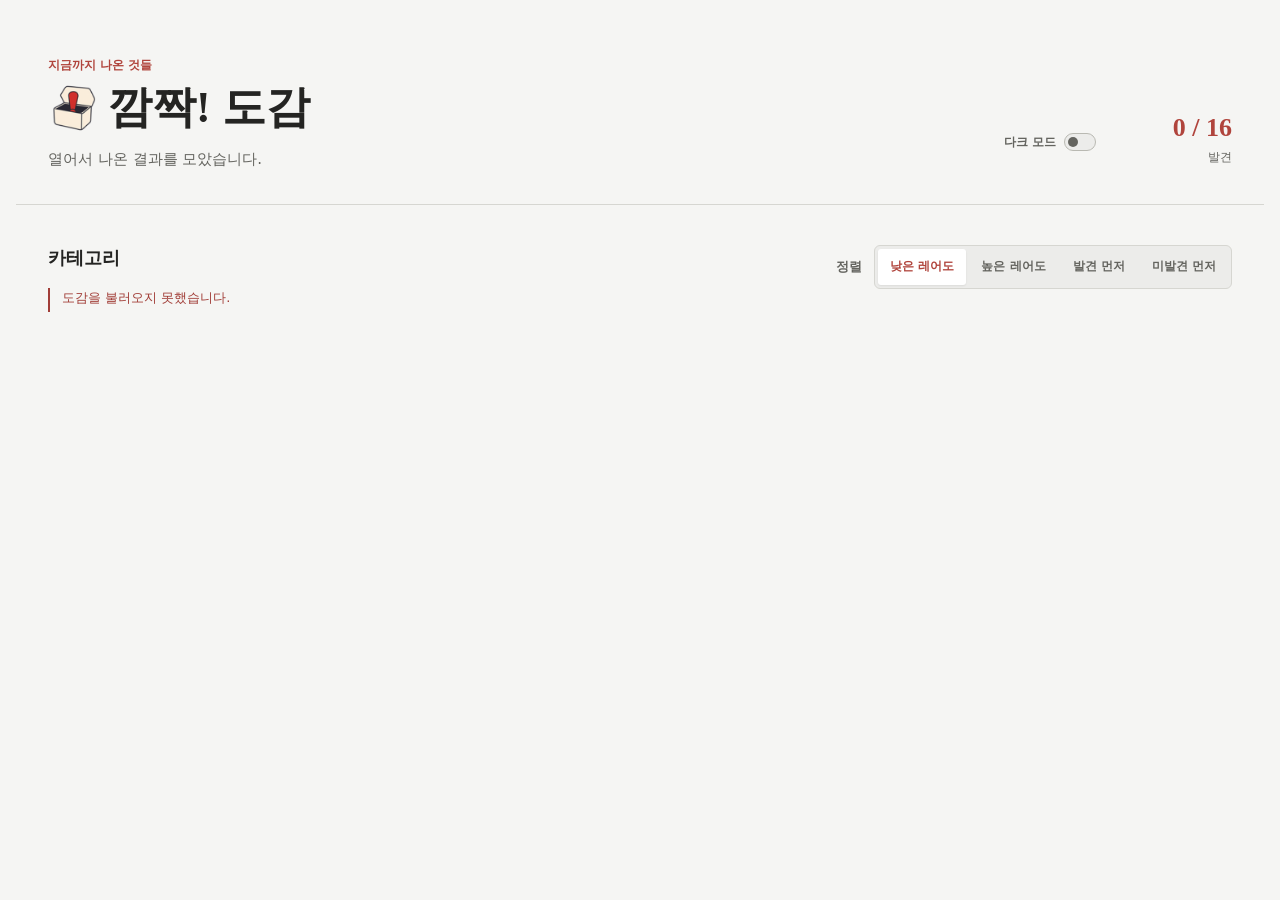
<file: pages/collection/index.html>
<!doctype html>
<html lang="ko">
  <head>
    <meta charset="utf-8">
    <meta name="viewport" content="width=device-width, initial-scale=1">
    <title>깜짝! 도감</title>
    <script src="../../src/theme-init.js"></script>
    <link rel="stylesheet" href="../../styles/tokens.css">
    <link rel="stylesheet" href="collection.css">
  </head>
  <body>
    <header class="collection-header">
      <div>
        <p class="eyebrow">지금까지 나온 것들</p>
        <div class="brand-heading">
          <img
            class="brand-mark"
            src="../../assets/icons/icon128.png"
            width="128"
            height="128"
            alt=""
            aria-hidden="true"
          >
          <h1 id="collectionTitle">깜짝! 도감</h1>
        </div>
        <p id="collectionDescription">열어서 나온 결과를 모았습니다.</p>
      </div>
      <div class="header-tools">
        <label class="theme-toggle">
          <span>다크 모드</span>
          <input id="themeToggle" type="checkbox" role="switch" data-theme-toggle>
          <span class="theme-toggle-control" aria-hidden="true"></span>
        </label>
        <div class="summary">
          <strong id="totalProgress">0 / 16</strong>
          <span>발견</span>
        </div>
      </div>
    </header>

    <main class="collection-layout">
      <aside class="stats-panel">
        <h2>카테고리</h2>
        <div id="categoryStats"></div>
        <p id="statusText" class="status-text" role="status" aria-live="polite"></p>
      </aside>

      <div class="collection-content">
        <div class="collection-toolbar">
          <div class="sort-control" role="radiogroup" aria-labelledby="collectionSortLabel">
            <span id="collectionSortLabel" class="sort-label">정렬</span>
            <div id="collectionSortOptions" class="sort-options">
              <label class="sort-option">
                <input type="radio" name="collectionSort" value="rarity-asc" checked>
                <span>낮은 레어도</span>
              </label>
              <label class="sort-option">
                <input type="radio" name="collectionSort" value="rarity-desc">
                <span>높은 레어도</span>
              </label>
              <label class="sort-option">
                <input type="radio" name="collectionSort" value="discovered">
                <span>발견 먼저</span>
              </label>
              <label class="sort-option">
                <input type="radio" name="collectionSort" value="undiscovered">
                <span>미발견 먼저</span>
              </label>
            </div>
          </div>
        </div>
        <section id="eventSections" class="event-sections" aria-label="깜짝! 도감"></section>
      </div>
    </main>

    <script type="module" src="collection.js"></script>
  </body>
</html>
</file>
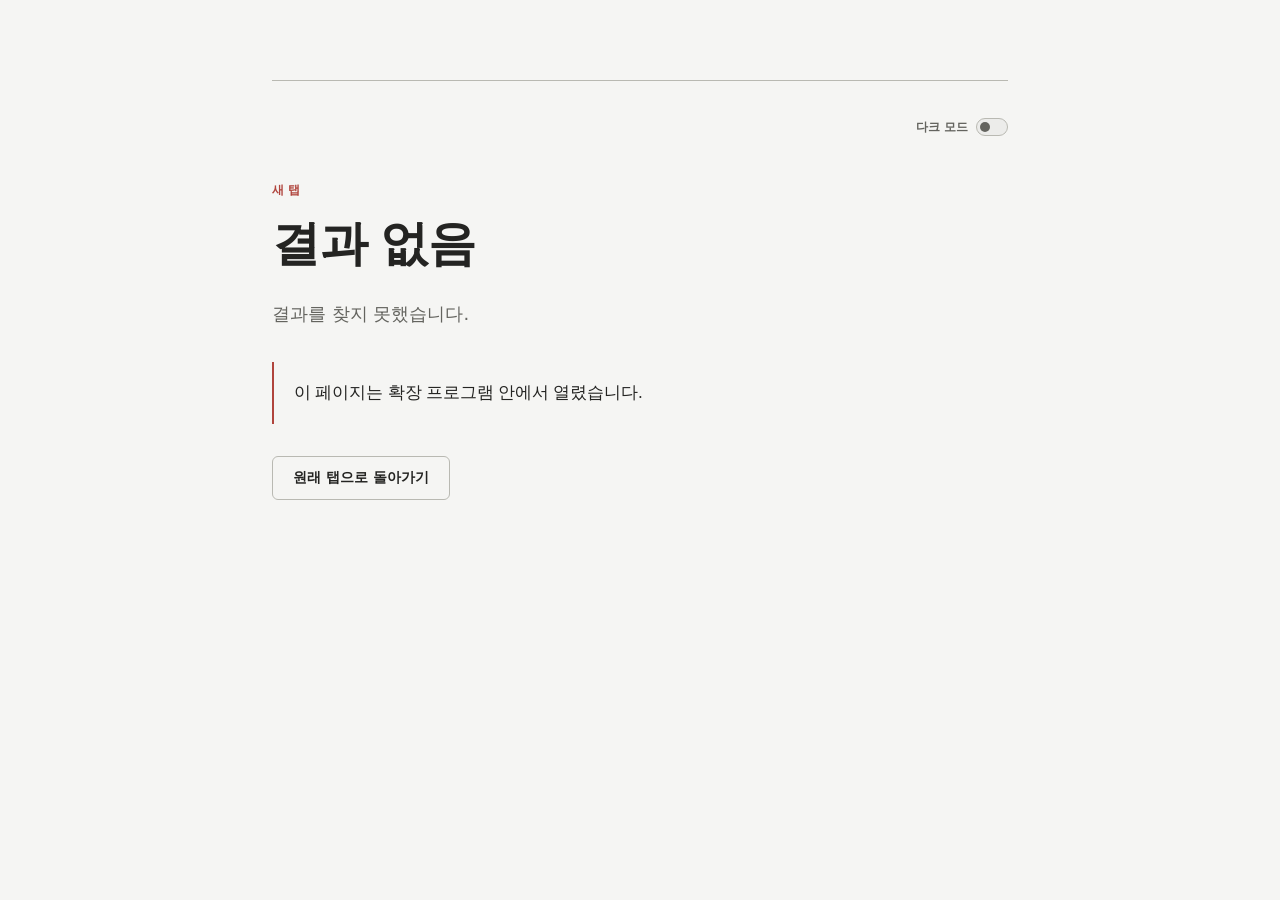
<file: pages/event/index.html>
<!doctype html>
<html lang="ko">
  <head>
    <meta charset="utf-8">
    <meta name="viewport" content="width=device-width, initial-scale=1">
    <title>깜짝!</title>
    <script src="../../src/theme-init.js"></script>
    <link rel="stylesheet" href="../../styles/tokens.css">
    <link rel="stylesheet" href="event.css">
  </head>
  <body>
    <div id="sceneBackdrop" class="scene-backdrop" aria-hidden="true" hidden></div>
    <div id="sceneEffects" class="scene-effects" aria-hidden="true" hidden></div>
    <main class="event-page">
      <div class="event-toolbar">
        <label class="theme-toggle">
          <span>다크 모드</span>
          <input id="themeToggle" type="checkbox" role="switch" data-theme-toggle>
          <span class="theme-toggle-control" aria-hidden="true"></span>
        </label>
      </div>
      <p class="eyebrow" id="categoryText">새 탭</p>
      <h1 id="eventTitle">깜짝!</h1>
      <p id="eventMessage" class="message">이 페이지는 확장 프로그램 안에서 열렸습니다.</p>
      <div id="oracleBox" class="oracle-box"></div>
      <button id="closeButton" type="button">원래 탭으로 돌아가기</button>
    </main>

    <script type="module" src="event.js"></script>
  </body>
</html>
</file>
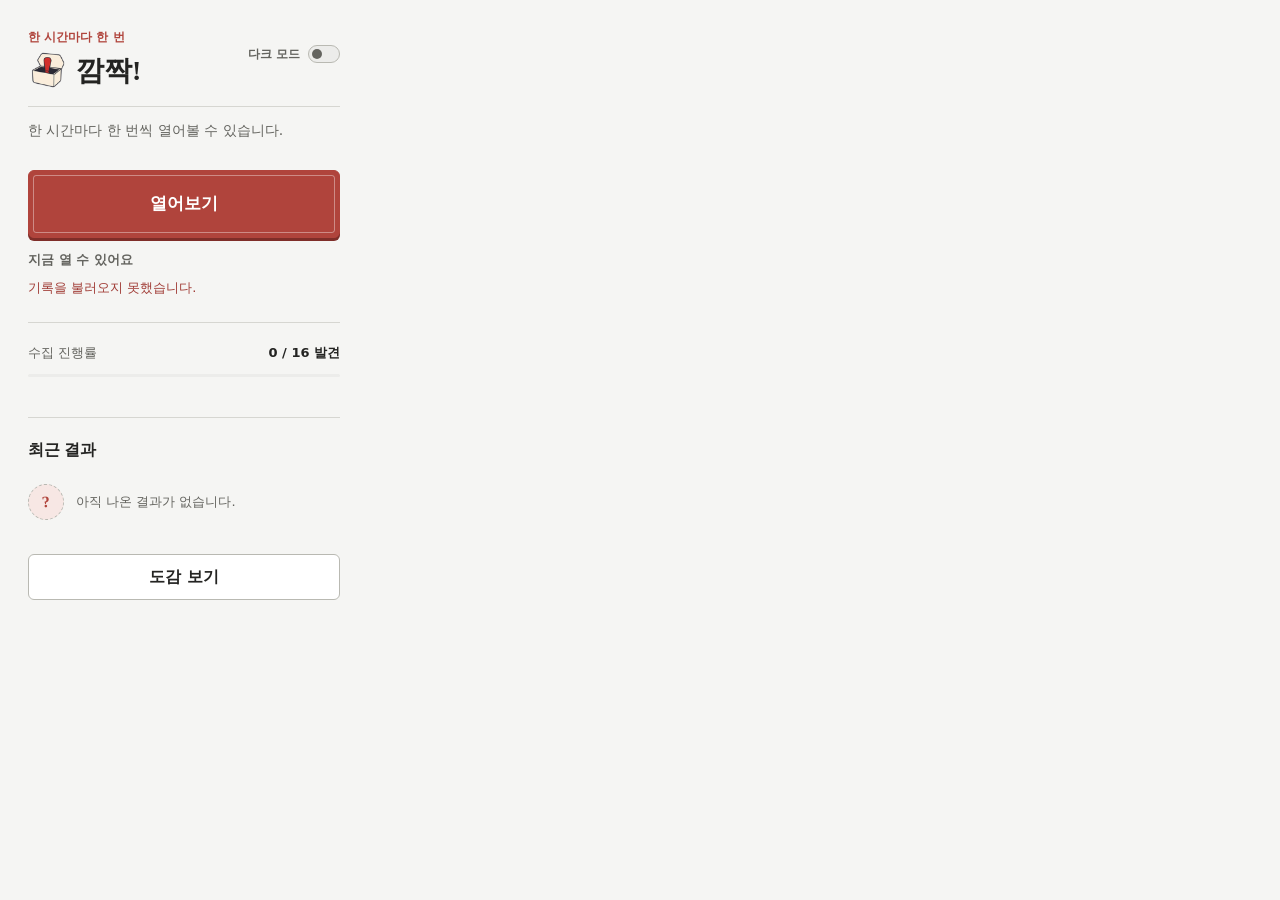
<file: pages/popup/index.html>
<!doctype html>
<html lang="ko">
  <head>
    <meta charset="utf-8">
    <meta name="viewport" content="width=device-width, initial-scale=1">
    <title>깜짝!</title>
    <script src="../../src/theme-init.js"></script>
    <link rel="stylesheet" href="../../styles/tokens.css">
    <link rel="stylesheet" href="popup.css">
  </head>
  <body>
    <main class="popup-shell">
      <header class="topbar">
        <div>
          <p class="eyebrow">한 시간마다 한 번</p>
          <div class="brand-heading">
            <img
              class="brand-mark"
              src="../../assets/icons/icon128.png"
              width="128"
              height="128"
              alt=""
              aria-hidden="true"
            >
            <h1 id="appName">깜짝!</h1>
          </div>
        </div>
        <label class="theme-toggle">
          <span>다크 모드</span>
          <input id="themeToggle" type="checkbox" role="switch" data-theme-toggle>
          <span class="theme-toggle-control" aria-hidden="true"></span>
        </label>
      </header>

      <p id="appDescription" class="description">뭐가 나올지는 열어봐야 압니다.</p>

      <section class="button-zone" aria-label="메인 버튼">
        <button id="mainButton" class="primary-button" type="button">
          열어보기
        </button>
        <p id="cooldownText" class="cooldown-text">지금 열 수 있어요</p>
        <p id="statusText" class="status-text" role="status" aria-live="polite"></p>
      </section>

      <section class="progress-panel" aria-label="수집 진행률">
        <div class="progress-head">
          <span>수집 진행률</span>
          <strong id="progressText">0 / 16 발견</strong>
        </div>
        <div
          class="progress-track"
          role="progressbar"
          aria-label="수집 진행률"
          aria-valuemin="0"
          aria-valuemax="16"
          aria-valuenow="0"
        >
          <span id="progressFill"></span>
        </div>
        <div id="categoryProgress" class="category-progress"></div>
      </section>

      <section class="last-result" aria-label="최근 결과">
        <p class="section-label">최근 결과</p>
        <div id="lastResultText" class="last-result-box" data-state="empty">
          아직 나온 결과가 없습니다.
        </div>
      </section>

      <button id="openCollectionButton" class="secondary-button" type="button">
        도감 보기
      </button>
    </main>

    <script type="module" src="popup.js"></script>
  </body>
</html>
</file>
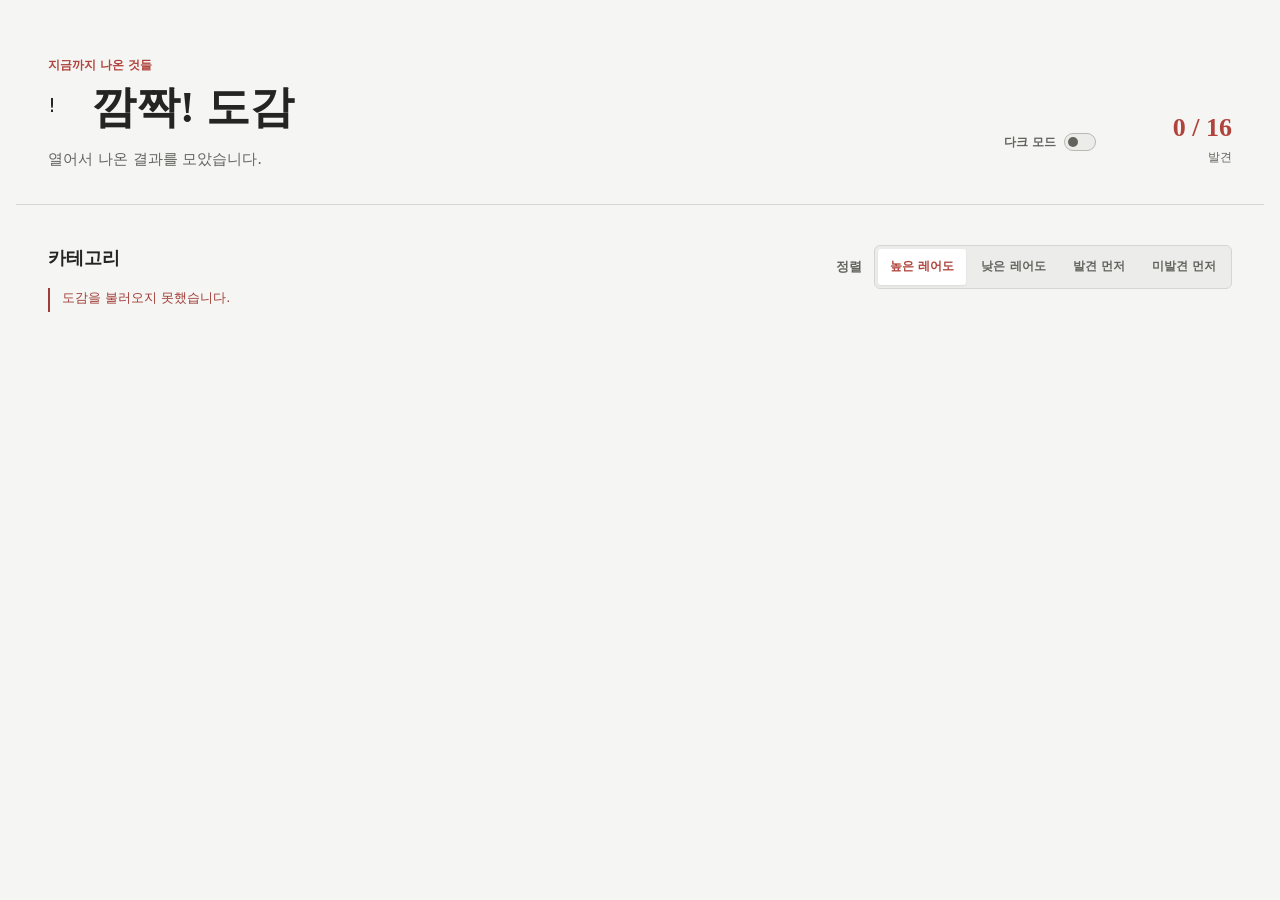
<file: collection.html>
<!doctype html>
<html lang="ko">
  <head>
    <meta charset="utf-8">
    <meta name="viewport" content="width=device-width, initial-scale=1">
    <title>깜짝! 도감</title>
    <script src="src/theme-init.js"></script>
    <link rel="stylesheet" href="styles/tokens.css">
    <link rel="stylesheet" href="collection.css">
  </head>
  <body>
    <header class="collection-header">
      <div>
        <p class="eyebrow">지금까지 나온 것들</p>
        <div class="brand-heading">
          <span class="brand-mark" aria-hidden="true">!</span>
          <h1 id="collectionTitle">깜짝! 도감</h1>
        </div>
        <p id="collectionDescription">열어서 나온 결과를 모았습니다.</p>
      </div>
      <div class="header-tools">
        <label class="theme-toggle">
          <span>다크 모드</span>
          <input id="themeToggle" type="checkbox" role="switch" data-theme-toggle>
          <span class="theme-toggle-control" aria-hidden="true"></span>
        </label>
        <div class="summary">
          <strong id="totalProgress">0 / 16</strong>
          <span>발견</span>
        </div>
      </div>
    </header>

    <main class="collection-layout">
      <aside class="stats-panel">
        <h2>카테고리</h2>
        <div id="categoryStats"></div>
        <p id="statusText" class="status-text" role="status" aria-live="polite"></p>
      </aside>

      <div class="collection-content">
        <div class="collection-toolbar">
          <div class="sort-control" role="radiogroup" aria-labelledby="collectionSortLabel">
            <span id="collectionSortLabel" class="sort-label">정렬</span>
            <div id="collectionSortOptions" class="sort-options">
              <label class="sort-option">
                <input type="radio" name="collectionSort" value="rarity-desc" checked>
                <span>높은 레어도</span>
              </label>
              <label class="sort-option">
                <input type="radio" name="collectionSort" value="rarity-asc">
                <span>낮은 레어도</span>
              </label>
              <label class="sort-option">
                <input type="radio" name="collectionSort" value="discovered">
                <span>발견 먼저</span>
              </label>
              <label class="sort-option">
                <input type="radio" name="collectionSort" value="undiscovered">
                <span>미발견 먼저</span>
              </label>
            </div>
          </div>
        </div>
        <section id="eventSections" class="event-sections" aria-label="깜짝! 도감"></section>
      </div>
    </main>

    <script type="module" src="collection.js"></script>
  </body>
</html>
</file>
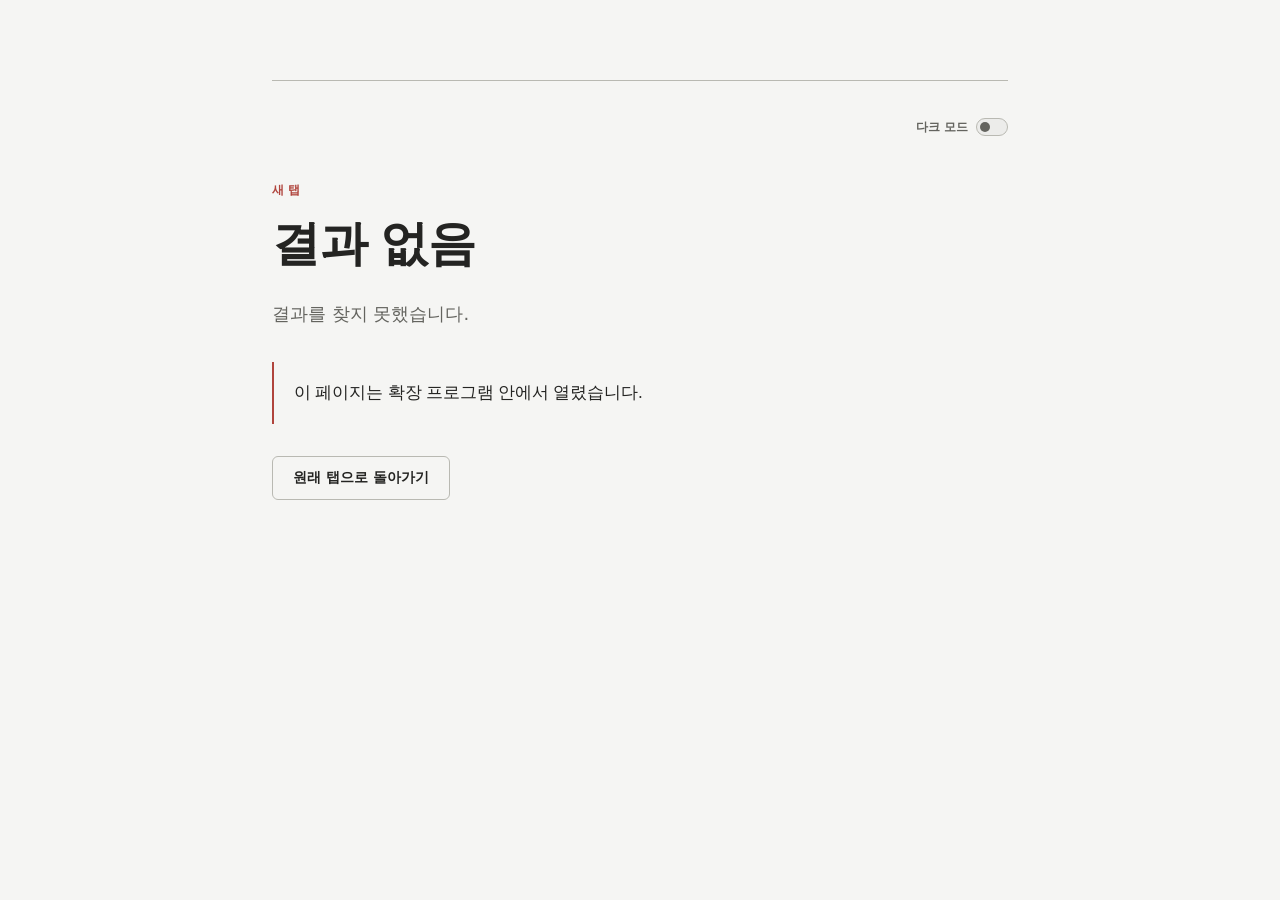
<file: event-page.html>
<!doctype html>
<html lang="ko">
  <head>
    <meta charset="utf-8">
    <meta name="viewport" content="width=device-width, initial-scale=1">
    <title>깜짝!</title>
    <script src="src/theme-init.js"></script>
    <link rel="stylesheet" href="styles/tokens.css">
    <link rel="stylesheet" href="event-page.css">
  </head>
  <body>
    <div id="sceneBackdrop" class="scene-backdrop" aria-hidden="true" hidden></div>
    <div id="sceneEffects" class="scene-effects" aria-hidden="true" hidden></div>
    <main class="event-page">
      <div class="event-toolbar">
        <label class="theme-toggle">
          <span>다크 모드</span>
          <input id="themeToggle" type="checkbox" role="switch" data-theme-toggle>
          <span class="theme-toggle-control" aria-hidden="true"></span>
        </label>
      </div>
      <p class="eyebrow" id="categoryText">새 탭</p>
      <h1 id="eventTitle">깜짝!</h1>
      <p id="eventMessage" class="message">이 페이지는 확장 프로그램 안에서 열렸습니다.</p>
      <div id="oracleBox" class="oracle-box"></div>
      <button id="closeButton" type="button">원래 탭으로 돌아가기</button>
    </main>

    <script type="module" src="event-page.js"></script>
  </body>
</html>
</file>
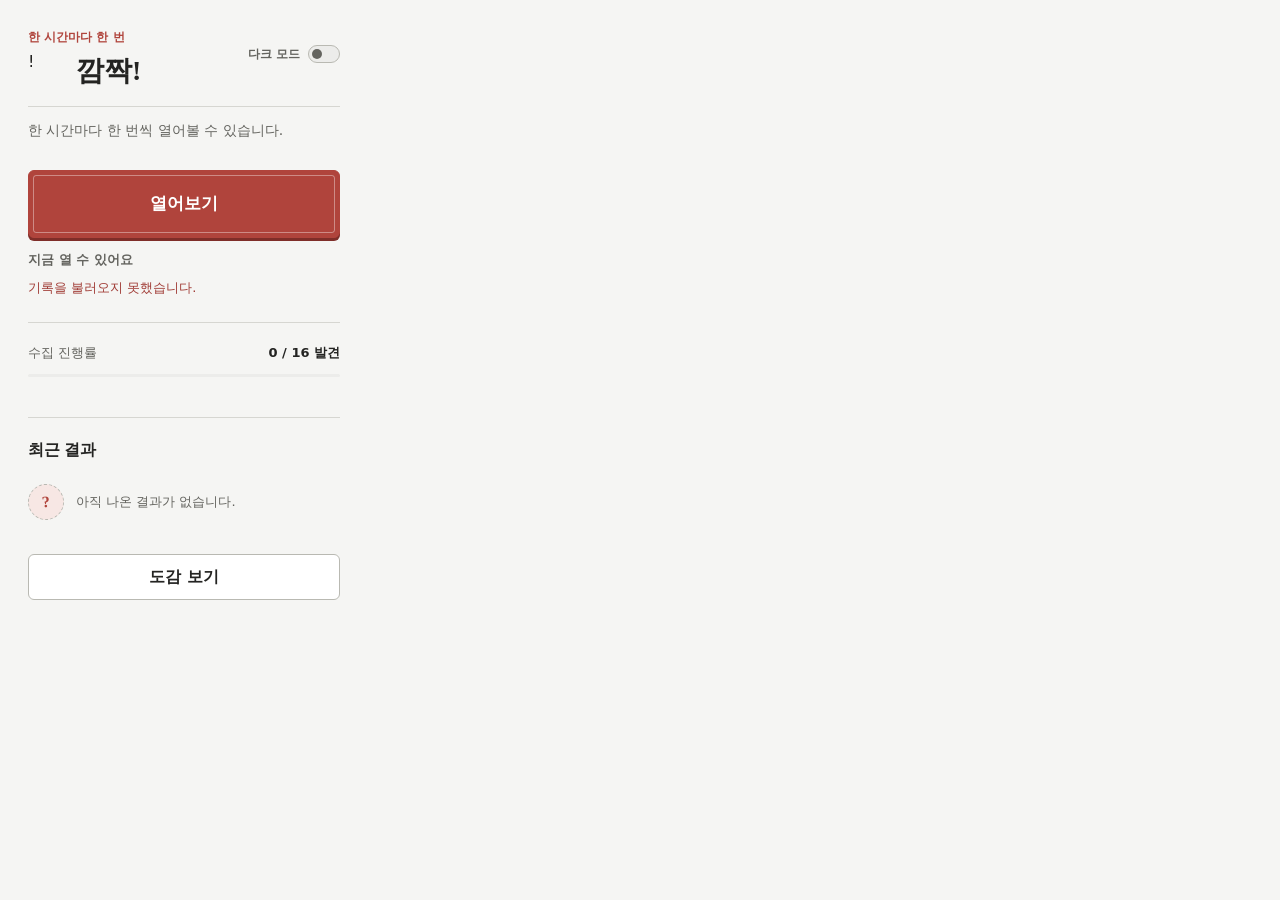
<file: popup.html>
<!doctype html>
<html lang="ko">
  <head>
    <meta charset="utf-8">
    <meta name="viewport" content="width=device-width, initial-scale=1">
    <title>깜짝!</title>
    <script src="src/theme-init.js"></script>
    <link rel="stylesheet" href="styles/tokens.css">
    <link rel="stylesheet" href="popup.css">
  </head>
  <body>
    <main class="popup-shell">
      <header class="topbar">
        <div>
          <p class="eyebrow">한 시간마다 한 번</p>
          <div class="brand-heading">
            <span class="brand-mark" aria-hidden="true">!</span>
            <h1 id="appName">깜짝!</h1>
          </div>
        </div>
        <label class="theme-toggle">
          <span>다크 모드</span>
          <input id="themeToggle" type="checkbox" role="switch" data-theme-toggle>
          <span class="theme-toggle-control" aria-hidden="true"></span>
        </label>
      </header>

      <p id="appDescription" class="description">뭐가 나올지는 열어봐야 압니다.</p>

      <section class="button-zone" aria-label="메인 버튼">
        <button id="mainButton" class="primary-button" type="button">
          열어보기
        </button>
        <p id="cooldownText" class="cooldown-text">지금 열 수 있어요</p>
        <p id="statusText" class="status-text" role="status" aria-live="polite"></p>
      </section>

      <section class="progress-panel" aria-label="수집 진행률">
        <div class="progress-head">
          <span>수집 진행률</span>
          <strong id="progressText">0 / 16 발견</strong>
        </div>
        <div
          class="progress-track"
          role="progressbar"
          aria-label="수집 진행률"
          aria-valuemin="0"
          aria-valuemax="16"
          aria-valuenow="0"
        >
          <span id="progressFill"></span>
        </div>
        <div id="categoryProgress" class="category-progress"></div>
      </section>

      <section class="last-result" aria-label="최근 결과">
        <p class="section-label">최근 결과</p>
        <div id="lastResultText" class="last-result-box" data-state="empty">
          아직 나온 결과가 없습니다.
        </div>
      </section>

      <button id="openCollectionButton" class="secondary-button" type="button">
        도감 보기
      </button>
    </main>

    <script type="module" src="popup.js"></script>
  </body>
</html>
</file>
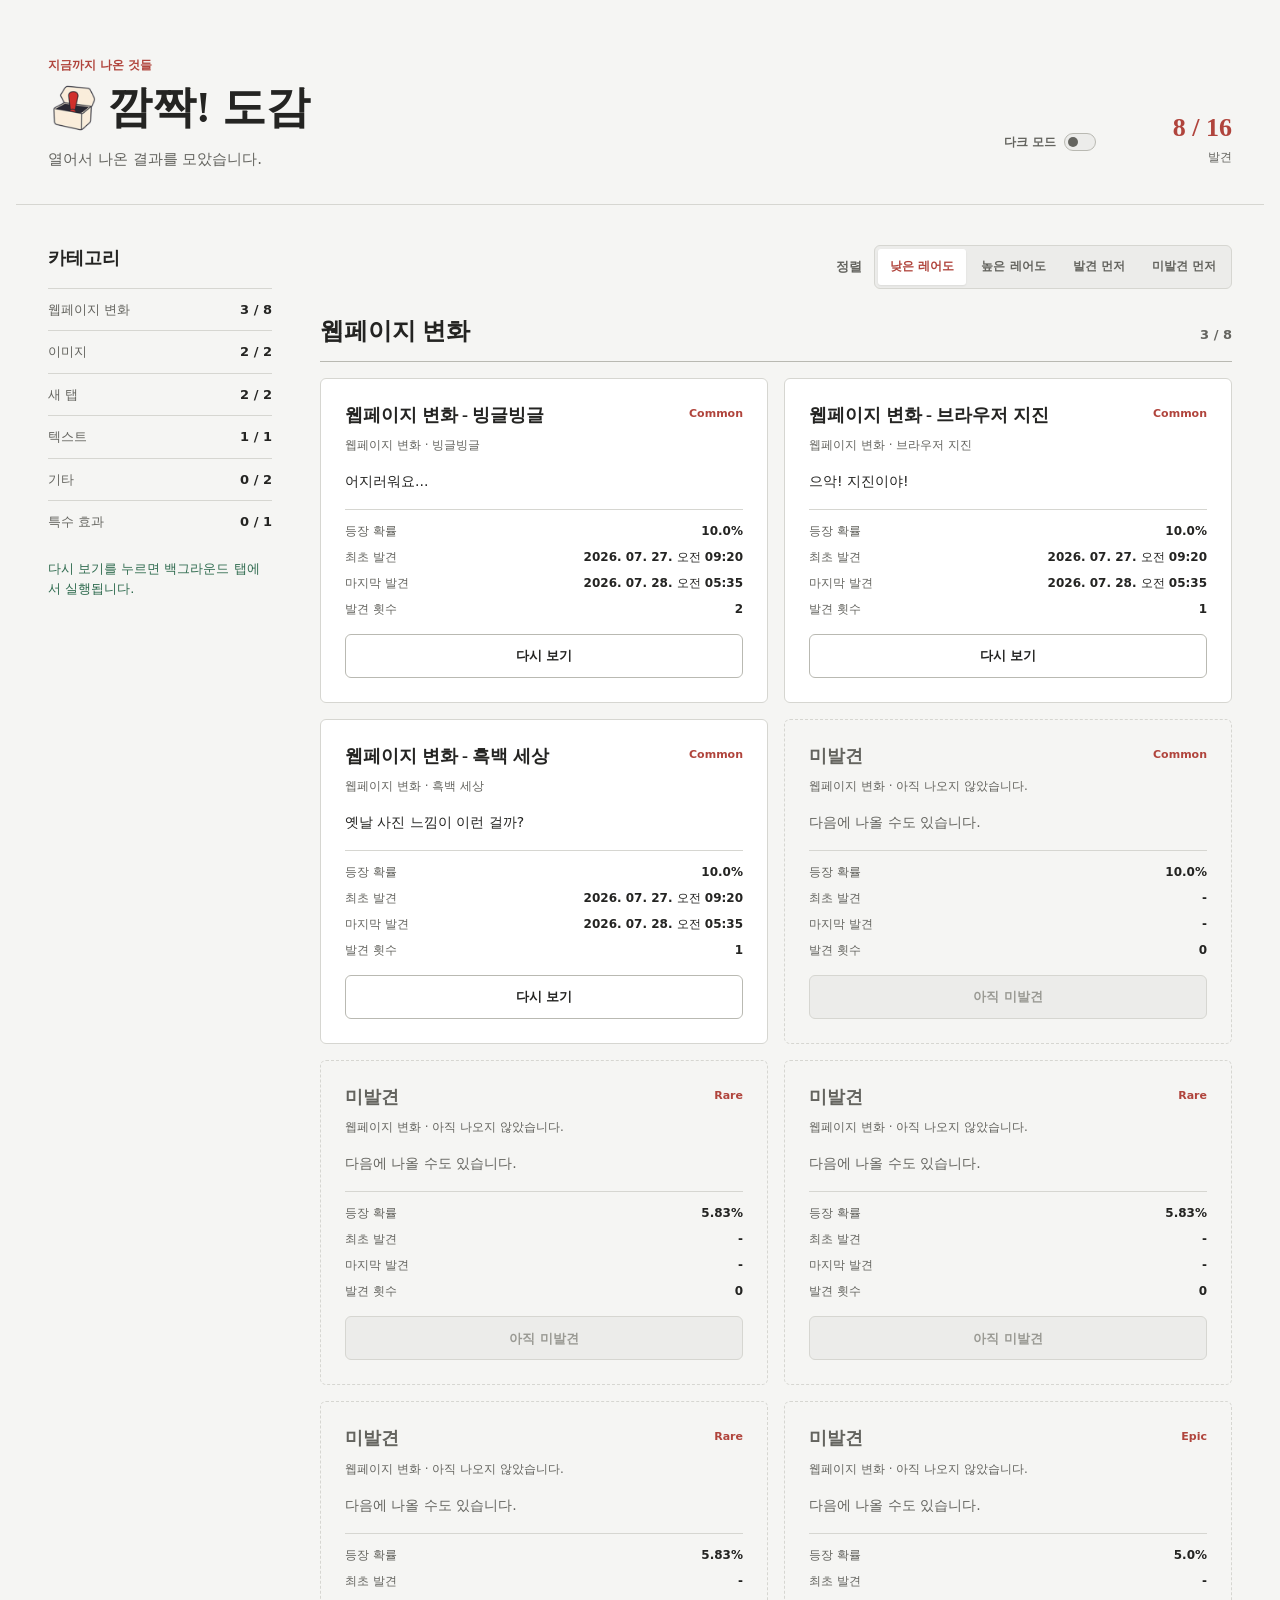
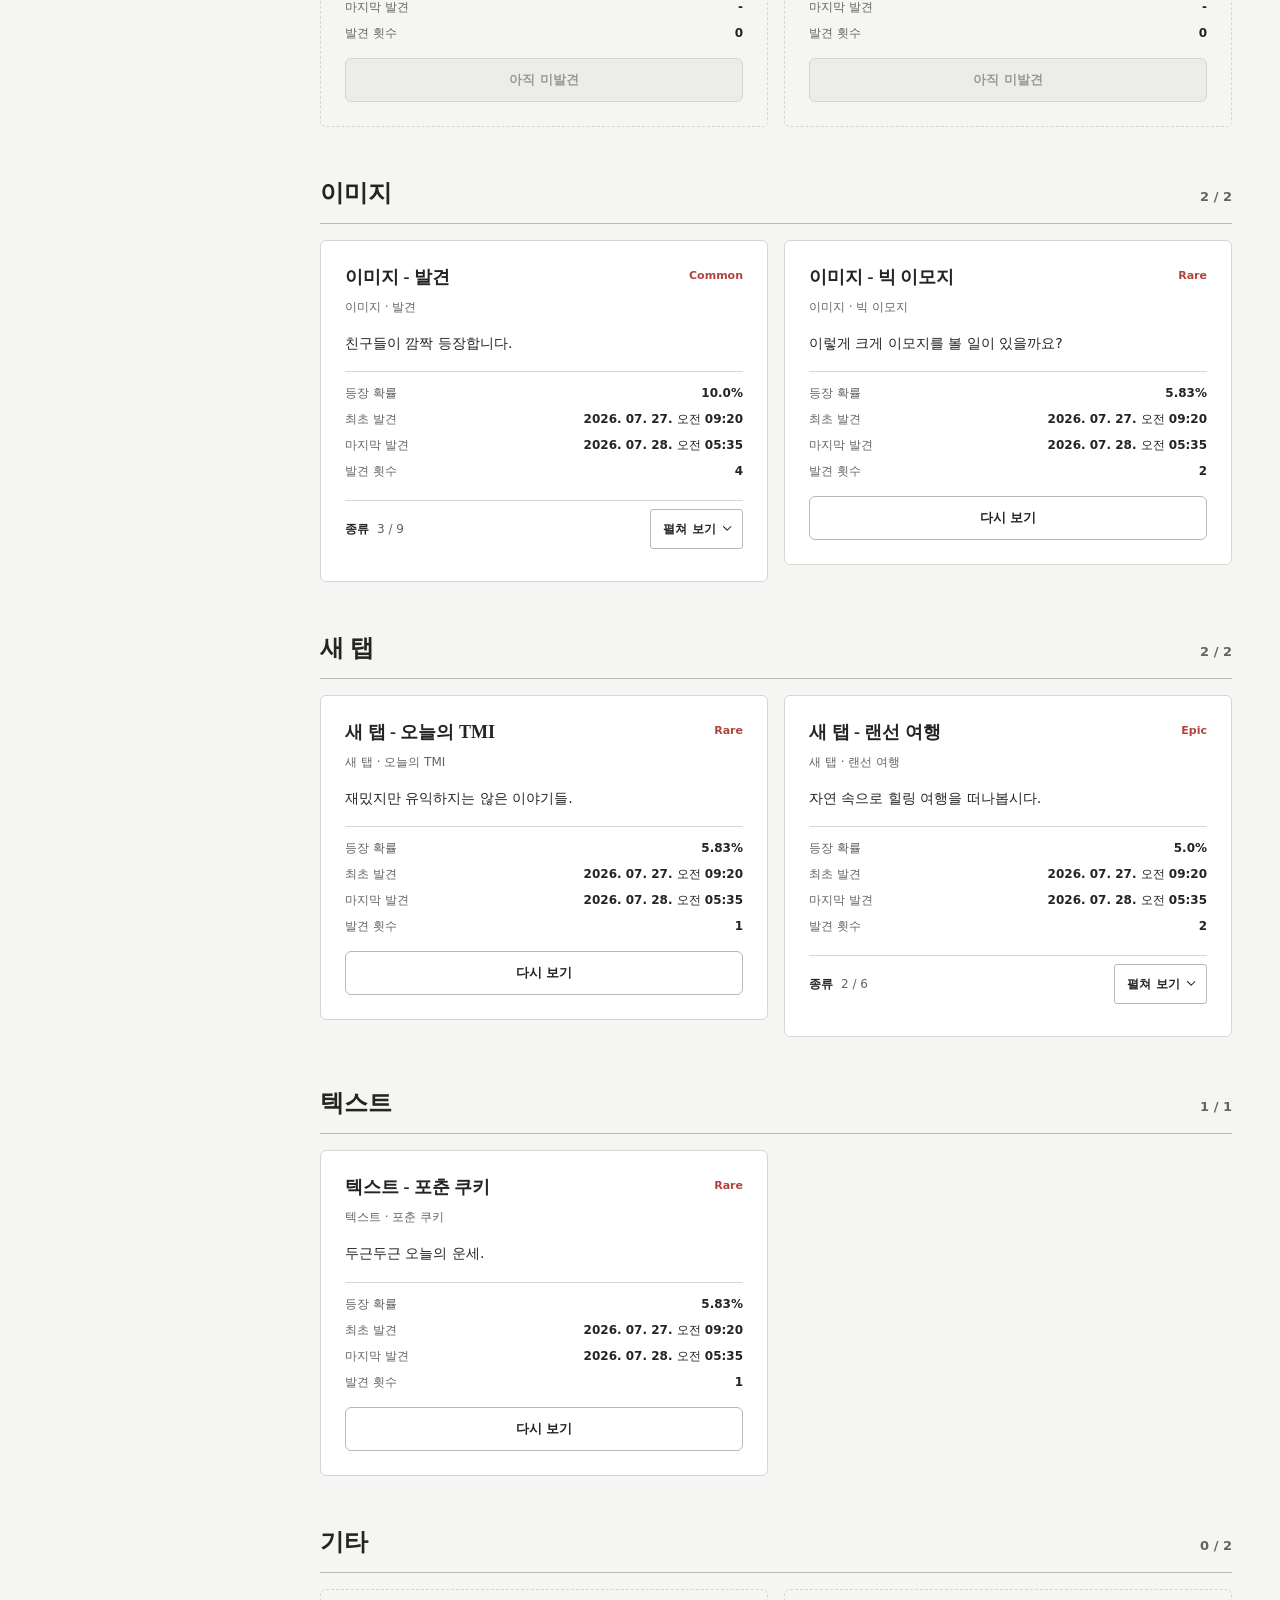
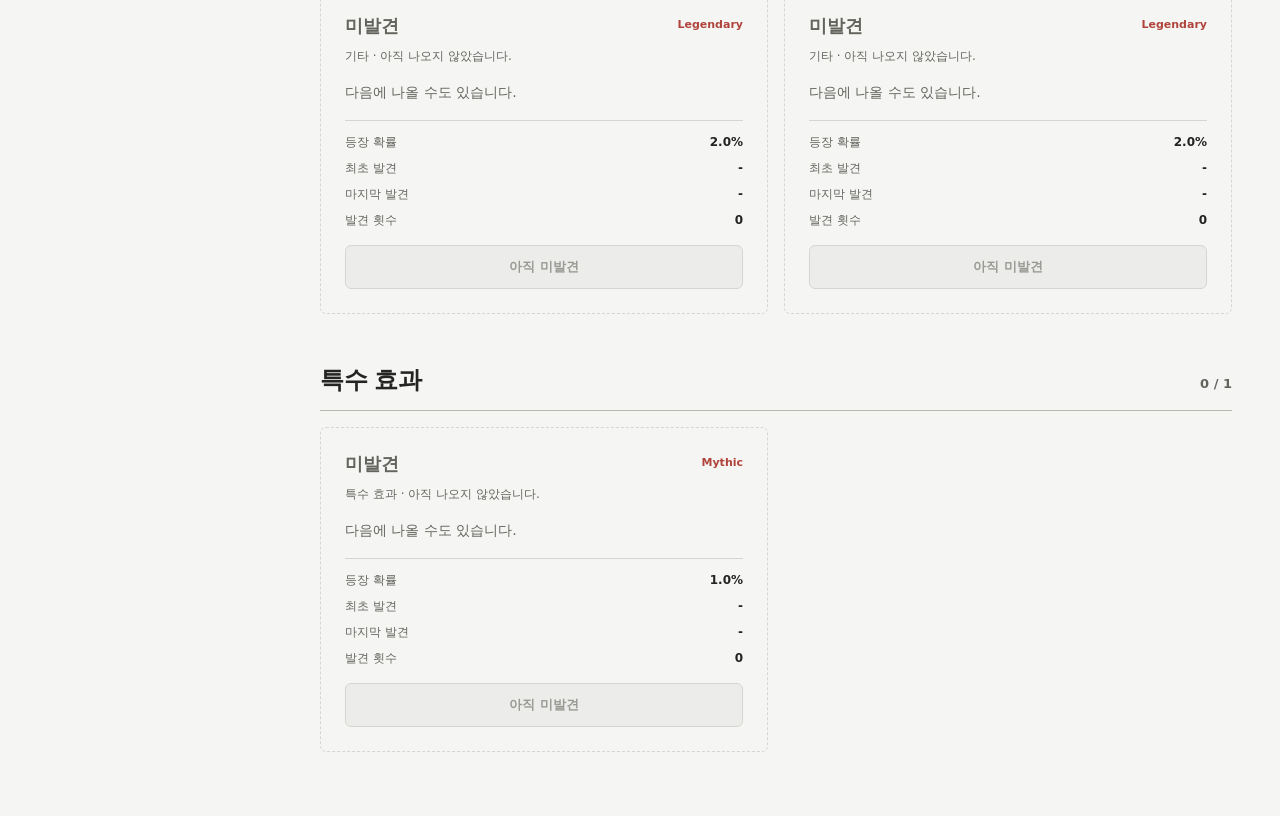
<file: docs/store/capture/collection.html>
<!doctype html>
<html lang="ko">
  <head>
    <meta charset="utf-8">
    <meta name="viewport" content="width=device-width, initial-scale=1">
    <title>깜짝! 도감 스토어 캡처</title>
    <link rel="stylesheet" href="/styles/tokens.css">
    <link rel="stylesheet" href="/pages/collection/collection.css">
    <link rel="stylesheet" href="capture.css">
    <script src="seed-data.js"></script>
    <script src="mock-extension.js"></script>
  </head>
  <body>
    <header class="collection-header">
      <div>
        <p class="eyebrow">지금까지 나온 것들</p>
        <div class="brand-heading">
          <img class="brand-mark" src="/assets/icons/icon128.png" width="128" height="128" alt="">
          <h1 id="collectionTitle">깜짝! 도감</h1>
        </div>
        <p id="collectionDescription">열어서 나온 결과를 모았습니다.</p>
      </div>
      <div class="header-tools">
        <label class="theme-toggle">
          <span>다크 모드</span>
          <input id="themeToggle" type="checkbox" role="switch" data-theme-toggle>
          <span class="theme-toggle-control" aria-hidden="true"></span>
        </label>
        <div class="summary">
          <strong id="totalProgress">0 / 16</strong>
          <span>발견</span>
        </div>
      </div>
    </header>

    <main class="collection-layout">
      <aside class="stats-panel">
        <h2>카테고리</h2>
        <div id="categoryStats"></div>
        <p id="statusText" class="status-text" role="status" aria-live="polite"></p>
      </aside>

      <div class="collection-content">
        <div class="collection-toolbar">
          <div class="sort-control" role="radiogroup" aria-labelledby="collectionSortLabel">
            <span id="collectionSortLabel" class="sort-label">정렬</span>
            <div id="collectionSortOptions" class="sort-options">
              <label class="sort-option">
                <input type="radio" name="collectionSort" value="rarity-asc" checked>
                <span>낮은 레어도</span>
              </label>
              <label class="sort-option">
                <input type="radio" name="collectionSort" value="rarity-desc">
                <span>높은 레어도</span>
              </label>
              <label class="sort-option">
                <input type="radio" name="collectionSort" value="discovered">
                <span>발견 먼저</span>
              </label>
              <label class="sort-option">
                <input type="radio" name="collectionSort" value="undiscovered">
                <span>미발견 먼저</span>
              </label>
            </div>
          </div>
        </div>
        <section id="eventSections" class="event-sections" aria-label="깜짝! 도감"></section>
      </div>
    </main>

    <aside id="captureDiscoveryCaption" class="capture-discovery-caption" hidden>
      <h2>오늘은 누굴 만날까?</h2>
      <p>아직 만나지 못한 친구들도 기다리고 있습니다.</p>
    </aside>

    <script type="module" src="/pages/collection/collection.js"></script>
    <script type="module">
      const view = new URLSearchParams(location.search).get("view");
      const waitForContent = setInterval(() => {
        const imageHeading = [...document.querySelectorAll(".category-heading h2")]
          .find((heading) => heading.textContent === "이미지");
        if (!imageHeading) return;

        clearInterval(waitForContent);
        if (view === "discoveries") {
          const section = imageHeading.closest(".category-section");
          section.querySelector("[data-content-list-toggle]")?.click();
          document.documentElement.style.scrollBehavior = "auto";
          setTimeout(() => {
            const top = section.getBoundingClientRect().top + window.scrollY - 24;
            document.documentElement.style.overflow = "hidden";
            document.body.style.transform = `translateY(-${Math.max(0, top)}px)`;
            const caption = document.querySelector("#captureDiscoveryCaption");
            caption.hidden = false;
            caption.style.top = `${Math.max(0, top) + 470}px`;
          }, 300);
        }
      }, 50);
    </script>
  </body>
</html>
</file>
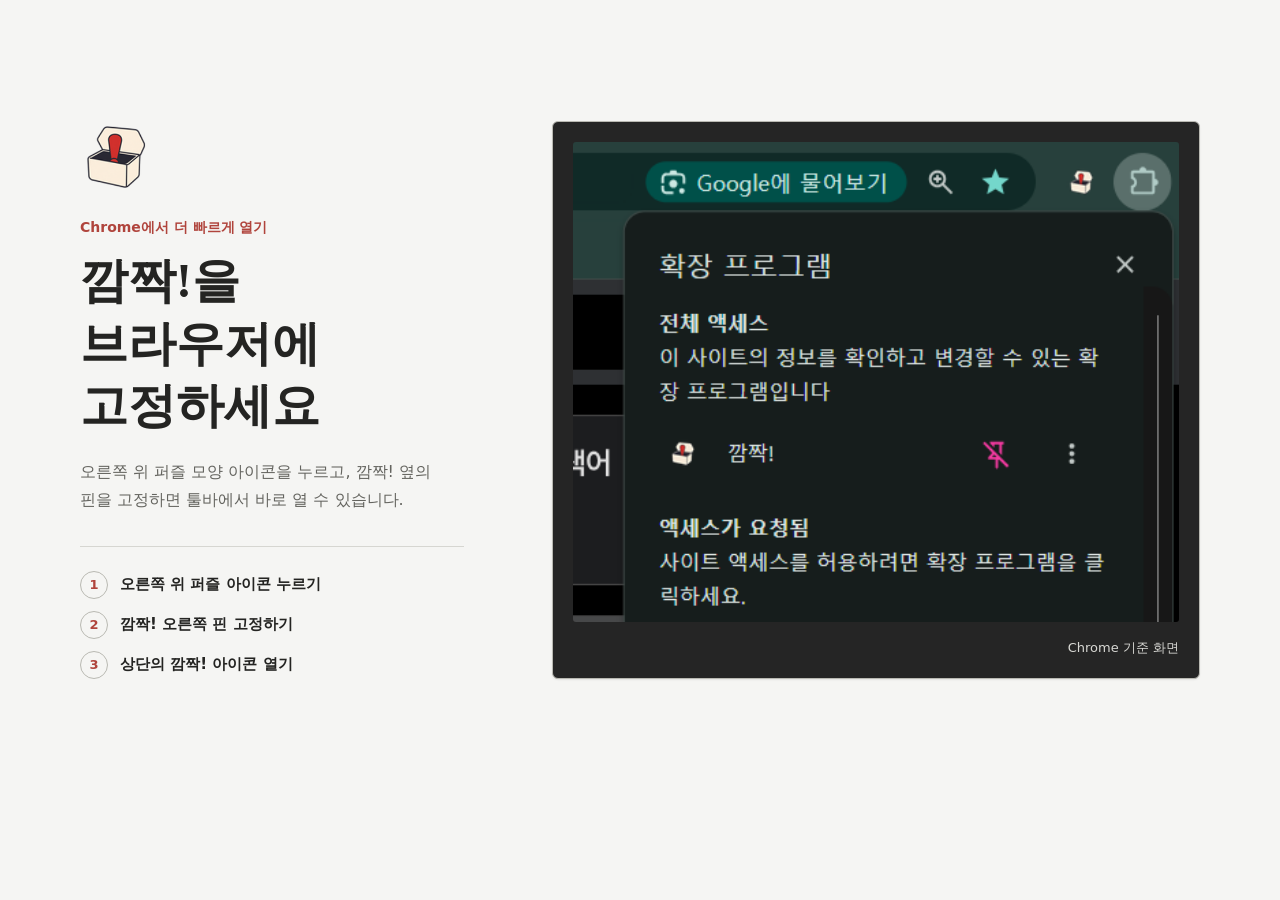
<file: docs/store/capture/pin-chrome.html>
<!doctype html>
<html lang="ko">
  <head>
    <meta charset="utf-8">
    <meta name="viewport" content="width=device-width, initial-scale=1">
    <title>깜짝! Chrome 확장 프로그램 고정 안내</title>
    <link rel="stylesheet" href="../../../styles/tokens.css">
    <link rel="stylesheet" href="capture.css">
  </head>
  <body class="capture-pin">
    <main class="pin-guide">
      <section class="pin-guide-copy">
        <img src="../../../assets/icons/icon128.png" width="128" height="128" alt="">
        <p class="pin-guide-eyebrow">Chrome에서 더 빠르게 열기</p>
        <h1>깜짝!을<br>브라우저에 고정하세요</h1>
        <p class="pin-guide-description">오른쪽 위 퍼즐 모양 아이콘을 누르고, 깜짝! 옆의 핀을 고정하면 툴바에서 바로 열 수 있습니다.</p>
        <ol class="pin-guide-steps">
          <li><span>1</span>오른쪽 위 퍼즐 아이콘 누르기</li>
          <li><span>2</span>깜짝! 오른쪽 핀 고정하기</li>
          <li><span>3</span>상단의 깜짝! 아이콘 열기</li>
        </ol>
      </section>

      <figure class="chrome-pin-demo">
        <img src="../assets/source/chrome-pin-menu.png" width="444" height="352" alt="Chrome 확장 프로그램 메뉴에서 깜짝! 오른쪽의 핀을 고정하는 화면">
        <figcaption>Chrome 기준 화면</figcaption>
      </figure>
    </main>
  </body>
</html>
</file>
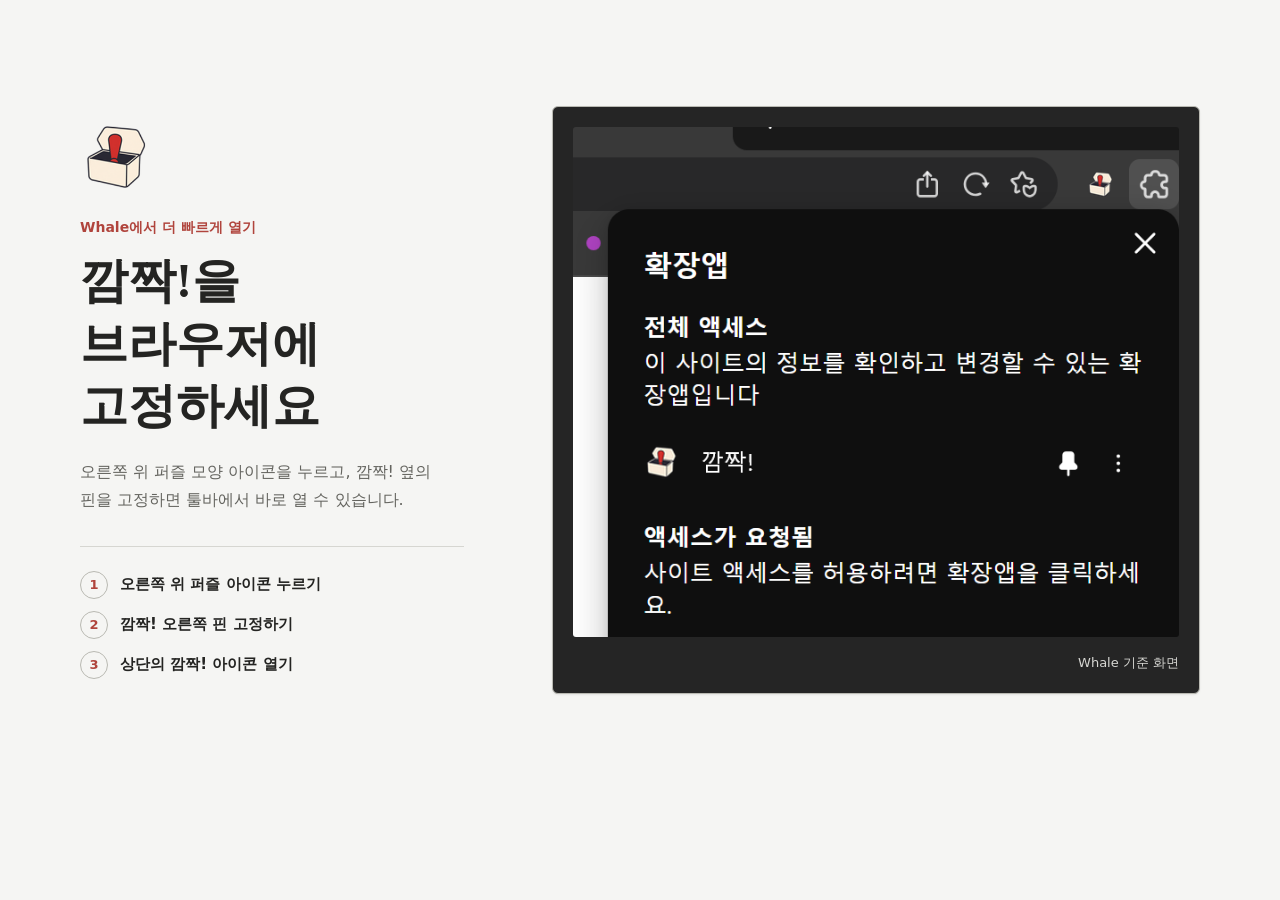
<file: docs/store/capture/pin.html>
<!doctype html>
<html lang="ko">
  <head>
    <meta charset="utf-8">
    <meta name="viewport" content="width=device-width, initial-scale=1">
    <title>깜짝! 확장 프로그램 고정 안내</title>
    <link rel="stylesheet" href="../../../styles/tokens.css">
    <link rel="stylesheet" href="capture.css">
  </head>
  <body class="capture-pin">
    <main class="pin-guide">
      <section class="pin-guide-copy">
        <img src="../../../assets/icons/icon128.png" width="128" height="128" alt="">
        <p class="pin-guide-eyebrow">Whale에서 더 빠르게 열기</p>
        <h1>깜짝!을<br>브라우저에 고정하세요</h1>
        <p class="pin-guide-description">오른쪽 위 퍼즐 모양 아이콘을 누르고, 깜짝! 옆의 핀을 고정하면 툴바에서 바로 열 수 있습니다.</p>
        <ol class="pin-guide-steps">
          <li><span>1</span>오른쪽 위 퍼즐 아이콘 누르기</li>
          <li><span>2</span>깜짝! 오른쪽 핀 고정하기</li>
          <li><span>3</span>상단의 깜짝! 아이콘 열기</li>
        </ol>
      </section>

      <figure class="whale-pin-demo">
        <img src="../assets/source/whale-pin-menu.png" width="679" height="571" alt="Whale 확장앱 메뉴에서 깜짝! 오른쪽의 핀을 고정하는 화면">
        <figcaption>Whale 기준 화면</figcaption>
      </figure>
    </main>
  </body>
</html>
</file>
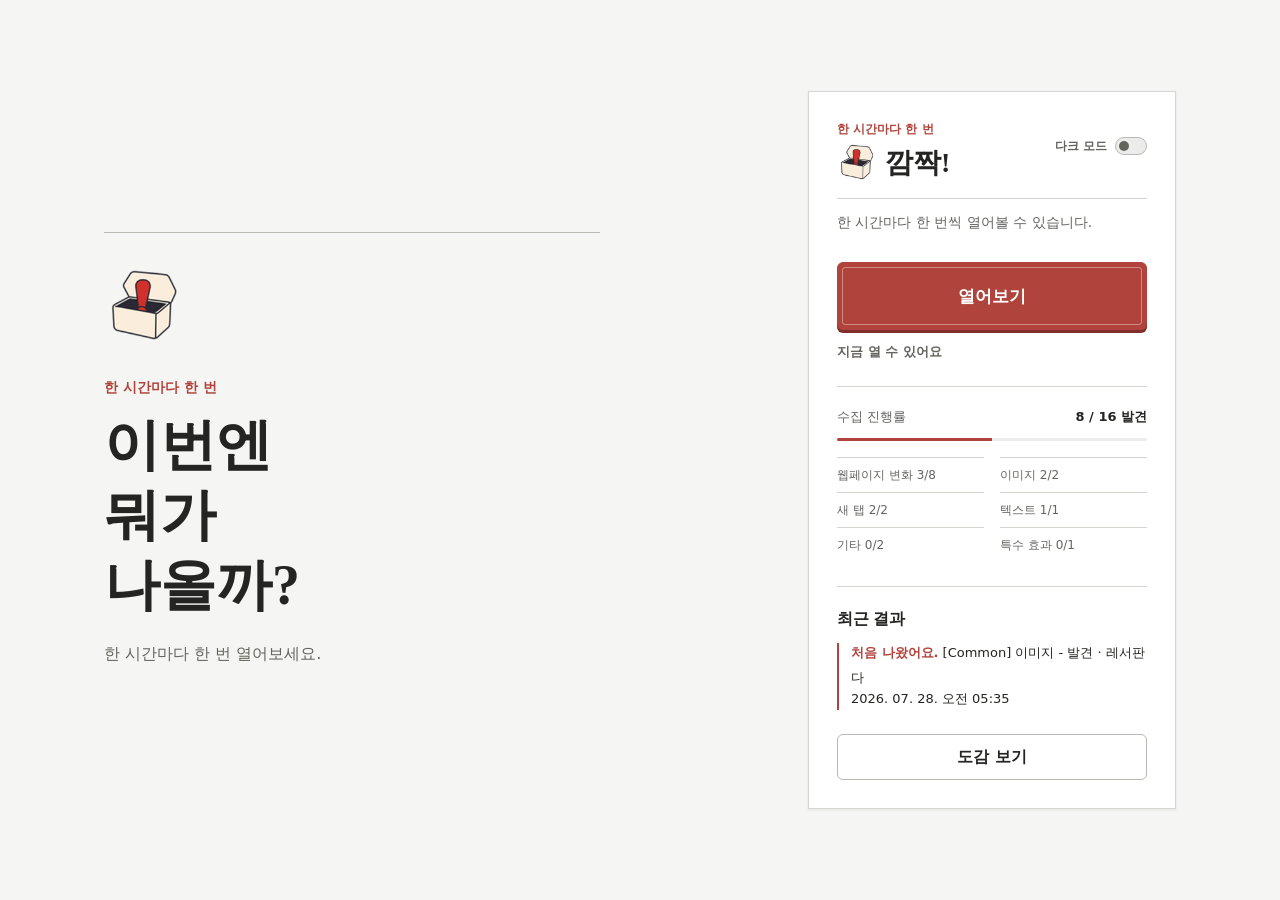
<file: docs/store/capture/popup.html>
<!doctype html>
<html lang="ko">
  <head>
    <meta charset="utf-8">
    <meta name="viewport" content="width=device-width, initial-scale=1">
    <title>깜짝! 스토어 팝업 캡처</title>
    <link rel="stylesheet" href="/styles/tokens.css">
    <link rel="stylesheet" href="/pages/popup/popup.css">
    <link rel="stylesheet" href="capture.css">
    <script src="seed-data.js"></script>
    <script src="mock-extension.js"></script>
  </head>
  <body class="capture-popup">
    <section class="capture-intro" aria-label="깜짝! 소개">
      <img src="/assets/icons/icon128.png" width="128" height="128" alt="">
      <p>한 시간마다 한 번</p>
      <h2>이번엔 뭐가 나올까?</h2>
      <div class="capture-subcopy">한 시간마다 한 번 열어보세요.</div>
    </section>

    <main class="popup-shell">
      <header class="topbar">
        <div>
          <p class="eyebrow">한 시간마다 한 번</p>
          <div class="brand-heading">
            <img class="brand-mark" src="/assets/icons/icon128.png" width="128" height="128" alt="">
            <h1 id="appName">깜짝!</h1>
          </div>
        </div>
        <label class="theme-toggle">
          <span>다크 모드</span>
          <input id="themeToggle" type="checkbox" role="switch" data-theme-toggle>
          <span class="theme-toggle-control" aria-hidden="true"></span>
        </label>
      </header>

      <p id="appDescription" class="description">한 시간마다 한 번씩 열어볼 수 있습니다.</p>

      <section class="button-zone" aria-label="메인 버튼">
        <button id="mainButton" class="primary-button" type="button">열어보기</button>
        <p id="cooldownText" class="cooldown-text">지금 열 수 있어요</p>
        <p id="statusText" class="status-text" role="status" aria-live="polite"></p>
      </section>

      <section class="progress-panel" aria-label="수집 진행률">
        <div class="progress-head">
          <span>수집 진행률</span>
          <strong id="progressText">0 / 16 발견</strong>
        </div>
        <div class="progress-track" role="progressbar" aria-label="수집 진행률" aria-valuemin="0" aria-valuemax="16" aria-valuenow="0">
          <span id="progressFill"></span>
        </div>
        <div id="categoryProgress" class="category-progress"></div>
      </section>

      <section class="last-result" aria-label="최근 결과">
        <p class="section-label">최근 결과</p>
        <div id="lastResultText" class="last-result-box" data-state="empty">아직 나온 결과가 없습니다.</div>
      </section>

      <button id="openCollectionButton" class="secondary-button" type="button">도감 보기</button>
    </main>

    <script type="module" src="/pages/popup/popup.js"></script>
  </body>
</html>
</file>
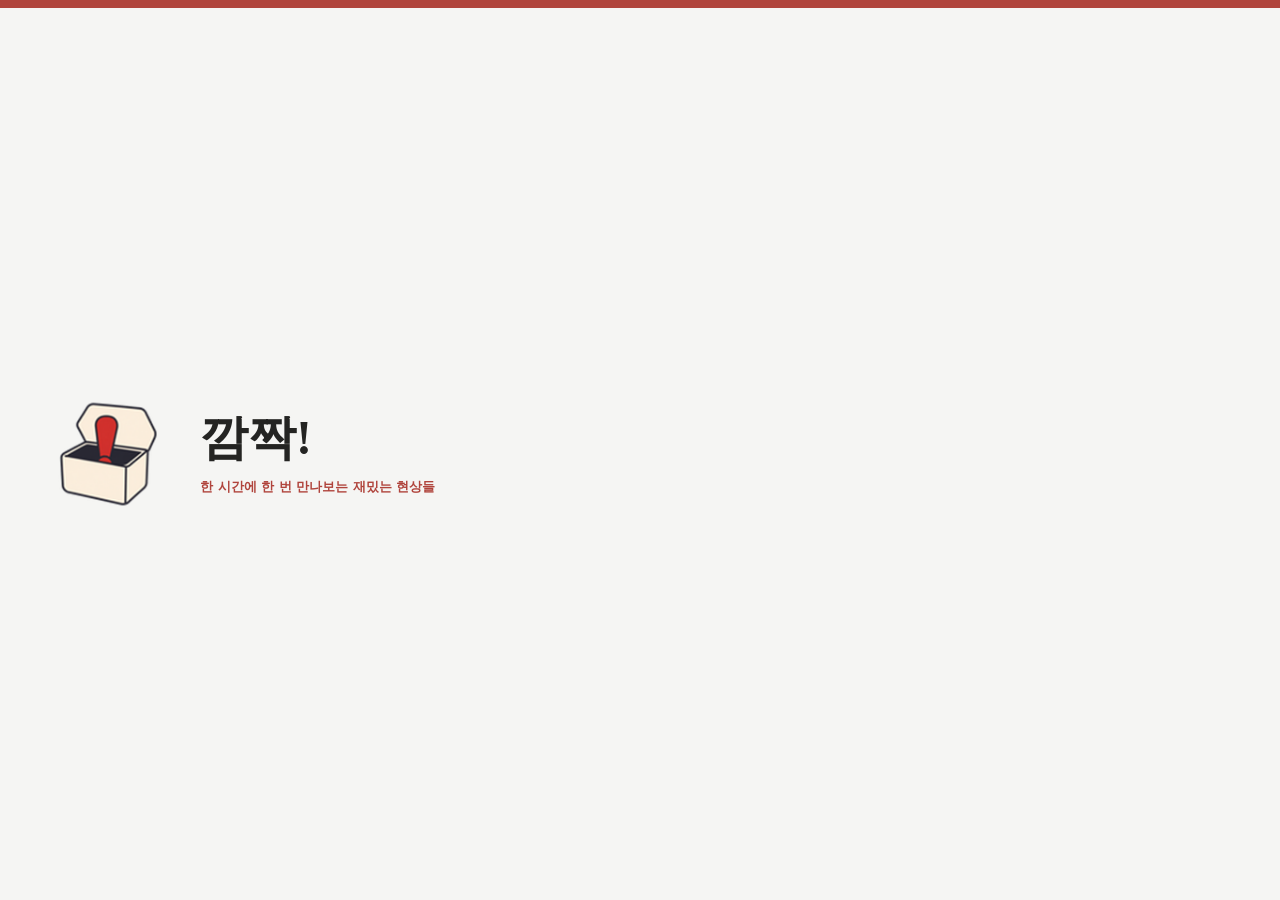
<file: docs/store/capture/promo.html>
<!doctype html>
<html lang="ko">
  <head>
    <meta charset="utf-8">
    <meta name="viewport" content="width=device-width, initial-scale=1">
    <title>깜짝! 소형 프로모션 이미지</title>
    <link rel="stylesheet" href="/styles/tokens.css">
    <link rel="stylesheet" href="capture.css">
  </head>
  <body>
    <main class="capture-promo">
      <img src="/assets/icons/icon128.png" width="128" height="128" alt="">
      <div>
        <h1>깜짝!</h1>
        <p>한 시간에 한 번 만나보는 재밌는 현상들</p>
      </div>
    </main>
  </body>
</html>
</file>
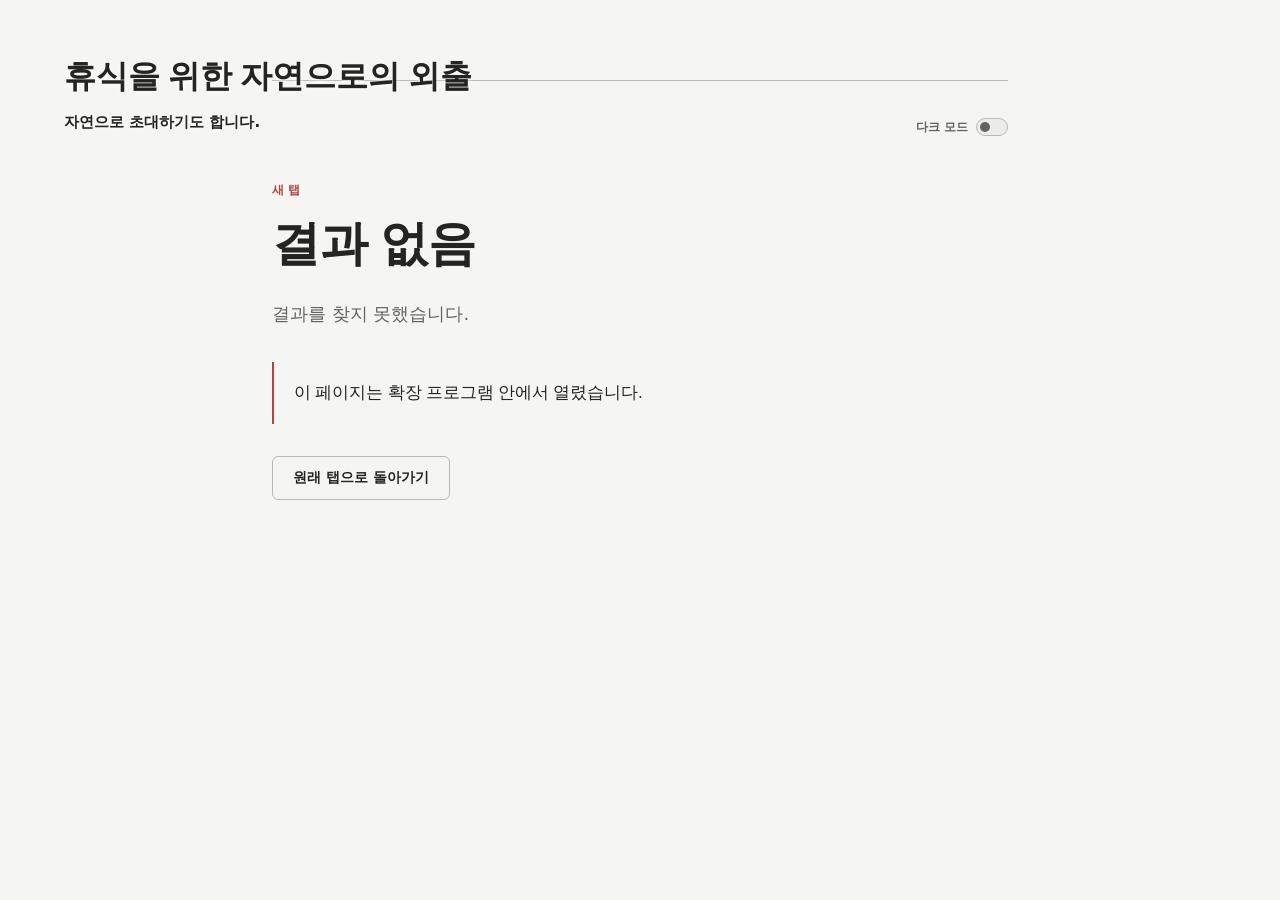
<file: docs/store/capture/scene.html>
<!doctype html>
<html lang="ko">
  <head>
    <meta charset="utf-8">
    <meta name="viewport" content="width=device-width, initial-scale=1">
    <title>깜짝! 랜선 여행 스토어 캡처</title>
    <link rel="stylesheet" href="/styles/tokens.css">
    <link rel="stylesheet" href="/pages/event/event.css">
    <link rel="stylesheet" href="capture.css">
    <script src="mock-extension.js"></script>
  </head>
  <body>
    <div id="sceneBackdrop" class="scene-backdrop" aria-hidden="true" hidden></div>
    <div id="sceneEffects" class="scene-effects" aria-hidden="true" hidden></div>
    <main class="event-page">
      <div class="event-toolbar">
        <label class="theme-toggle">
          <span>다크 모드</span>
          <input id="themeToggle" type="checkbox" role="switch" data-theme-toggle>
          <span class="theme-toggle-control" aria-hidden="true"></span>
        </label>
      </div>
      <p class="eyebrow" id="categoryText">새 탭</p>
      <h1 id="eventTitle">깜짝!</h1>
      <p id="eventMessage" class="message">이 페이지는 확장 프로그램 안에서 열렸습니다.</p>
      <div id="oracleBox" class="oracle-box"></div>
      <button id="closeButton" type="button">원래 탭으로 돌아가기</button>
    </main>

    <aside class="capture-scene-caption">
      <h2>휴식을 위한 자연으로의 외출</h2>
      <p>자연으로 초대하기도 합니다.</p>
    </aside>

    <script type="module" src="/pages/event/event.js"></script>
  </body>
</html>
</file>
<file: styles/tokens.css>
:root {
  color-scheme: light;
  --color-bg: #f5f5f3;
  --color-surface: #ffffff;
  --color-surface-subtle: #ececea;
  --color-text: #242422;
  --color-muted: #64645f;
  --color-border: #d6d6d1;
  --color-border-strong: #b9b9b2;
  --color-accent: #b0443c;
  --color-accent-hover: #94372f;
  --color-accent-depth: #7f2e29;
  --color-accent-soft: #f7e7e4;
  --color-accent-contrast: #ffffff;
  --color-success: #2f6b4f;
  --color-error: #a13d37;
  --color-disabled: #9a9a94;

  --radius-sm: 0.1875rem;
  --radius-md: 0.375rem;

  --shadow-sm: 0 1px 2px rgba(24, 24, 22, 0.08);

  --space-1: 0.25rem;
  --space-2: 0.5rem;
  --space-3: 0.75rem;
  --space-4: 1rem;
  --space-5: 1.25rem;
  --space-6: 1.5rem;
  --space-8: 2rem;
  --space-10: 2.5rem;
  --space-12: 3rem;

  --font-serif: "Noto Serif KR", "NanumMyeongjo", "Batang", "Times New Roman", serif;
  --font-sans: "Pretendard", "SUIT", "Noto Sans KR", system-ui, -apple-system, BlinkMacSystemFont, "Segoe UI", sans-serif;
  --transition-fast: 160ms ease-out;
}

:root[data-theme="dark"] {
  color-scheme: dark;
  --color-bg: #181817;
  --color-surface: #222220;
  --color-surface-subtle: #2b2b28;
  --color-text: #efeee9;
  --color-muted: #aaa9a2;
  --color-border: #383834;
  --color-border-strong: #575750;
  --color-accent: #e08378;
  --color-accent-hover: #ed9489;
  --color-accent-depth: #8d4c45;
  --color-accent-soft: #3d2724;
  --color-accent-contrast: #181817;
  --color-success: #7fb596;
  --color-error: #e18a82;
  --color-disabled: #73736d;
  --shadow-sm: 0 1px 2px rgba(0, 0, 0, 0.28);
}

*,
*::before,
*::after {
  box-sizing: border-box;
}

html {
  background: var(--color-bg);
}

body {
  margin: 0;
  background: var(--color-bg);
  color: var(--color-text);
  font-family: var(--font-sans);
  line-height: 1.5;
  text-rendering: optimizeLegibility;
  transition: color var(--transition-fast), background-color var(--transition-fast);
}

.brand-heading {
  display: flex;
  align-items: center;
  gap: var(--space-2);
}

.brand-mark {
  display: block;
  flex: 0 0 auto;
  width: 2.5rem;
  aspect-ratio: 1;
  height: auto;
  object-fit: contain;
}

button,
input,
select,
textarea {
  color: inherit;
  font: inherit;
}

button {
  min-height: 2.75rem;
  cursor: pointer;
}

button:focus-visible,
a:focus-visible,
input:focus-visible,
select:focus-visible,
textarea:focus-visible {
  outline: 2px solid var(--color-accent);
  outline-offset: 2px;
}

.theme-toggle {
  display: inline-flex;
  flex: 0 0 auto;
  align-items: center;
  gap: var(--space-2);
  min-height: 2.75rem;
  color: var(--color-muted);
  font-size: 0.75rem;
  font-weight: 600;
  line-height: 1;
  white-space: nowrap;
  cursor: pointer;
  user-select: none;
}

.theme-toggle input {
  position: absolute;
  width: 1px;
  height: 1px;
  margin: -1px;
  overflow: hidden;
  clip: rect(0 0 0 0);
  clip-path: inset(50%);
  white-space: nowrap;
}

.theme-toggle-control {
  position: relative;
  width: 2rem;
  height: 1.125rem;
  border: 1px solid var(--color-border-strong);
  border-radius: 0.625rem;
  background: var(--color-surface-subtle);
  transition: border-color var(--transition-fast), background-color var(--transition-fast);
}

.theme-toggle-control::after {
  position: absolute;
  top: 0.1875rem;
  left: 0.1875rem;
  width: 0.625rem;
  aspect-ratio: 1;
  border-radius: 50%;
  background: var(--color-muted);
  content: "";
  transition: background-color var(--transition-fast), transform var(--transition-fast);
}

.theme-toggle:hover .theme-toggle-control {
  border-color: var(--color-accent);
}

.theme-toggle input:checked + .theme-toggle-control {
  border-color: var(--color-accent);
  background: var(--color-accent);
}

.theme-toggle input:checked + .theme-toggle-control::after {
  background: var(--color-accent-contrast);
  transform: translateX(0.875rem);
}

.theme-toggle input:focus-visible + .theme-toggle-control {
  outline: 2px solid var(--color-accent);
  outline-offset: 2px;
}

::selection {
  background: var(--color-accent-soft);
  color: var(--color-text);
}

@media (prefers-reduced-motion: reduce) {
  *,
  *::before,
  *::after {
    scroll-behavior: auto;
    animation-duration: 0.01ms;
    animation-iteration-count: 1;
    transition-duration: 0.01ms;
  }
}
</file>
<file: pages/collection/collection.css>
body {
  min-width: 20rem;
  min-height: 100dvh;
}

button {
  transition: color var(--transition-fast), background-color var(--transition-fast), border-color var(--transition-fast), transform var(--transition-fast);
}

.collection-header {
  display: grid;
  grid-template-columns: minmax(0, 1fr) auto;
  align-items: end;
  gap: var(--space-8);
  max-width: 78rem;
  margin: 0 auto;
  padding: 3.5rem var(--space-8) var(--space-8);
  border-bottom: 1px solid var(--color-border);
}

.eyebrow {
  margin: 0 0 var(--space-2);
  color: var(--color-accent);
  font-size: 0.75rem;
  font-weight: 600;
}

h1,
h2,
h3 {
  font-family: var(--font-serif);
}

h1 {
  margin: 0;
  font-size: 2.75rem;
  font-weight: 600;
  line-height: 1.2;
}

.collection-header .brand-mark {
  width: 3.25rem;
}

#collectionDescription {
  max-width: 42rem;
  margin: var(--space-3) 0 0;
  color: var(--color-muted);
  font-size: 0.9375rem;
  line-height: 1.65;
  word-break: keep-all;
}

.summary {
  min-width: 7rem;
  padding-bottom: var(--space-1);
  text-align: right;
}

.header-tools {
  display: flex;
  align-items: flex-end;
  gap: var(--space-6);
}

.header-tools .theme-toggle {
  margin-bottom: var(--space-2);
}

.summary strong {
  display: block;
  color: var(--color-accent);
  font-family: var(--font-serif);
  font-size: 1.625rem;
  font-weight: 600;
  line-height: 1.2;
}

.summary span {
  color: var(--color-muted);
  font-size: 0.75rem;
}

.collection-layout {
  display: grid;
  grid-template-columns: 14rem minmax(0, 1fr);
  gap: 3rem;
  max-width: 78rem;
  margin: 0 auto;
  padding: var(--space-10) var(--space-8) 4rem;
}

.stats-panel {
  position: sticky;
  top: var(--space-6);
  align-self: start;
}

.collection-content {
  min-width: 0;
}

.collection-toolbar {
  display: flex;
  justify-content: flex-end;
  margin-bottom: var(--space-6);
}

.sort-control {
  display: flex;
  align-items: center;
  gap: var(--space-3);
}

.sort-label {
  color: var(--color-muted);
  font-family: var(--font-sans);
  font-size: 0.8125rem;
  font-weight: 600;
}

.sort-options {
  display: grid;
  grid-template-columns: repeat(4, auto);
  gap: 0.1875rem;
  padding: 0.1875rem;
  border: 1px solid var(--color-border);
  border-radius: var(--radius-md);
  background: var(--color-surface-subtle);
}

.sort-option {
  position: relative;
}

.sort-option input {
  position: absolute;
  width: 1px;
  height: 1px;
  margin: -1px;
  overflow: hidden;
  clip: rect(0 0 0 0);
  clip-path: inset(50%);
  white-space: nowrap;
}

.sort-option span {
  display: grid;
  min-height: 2.25rem;
  padding: 0 var(--space-3);
  place-items: center;
  border-radius: var(--radius-sm);
  color: var(--color-muted);
  font-family: var(--font-sans);
  font-size: 0.75rem;
  font-weight: 650;
  line-height: 1.2;
  white-space: nowrap;
  cursor: pointer;
  transition: color var(--transition-fast), background-color var(--transition-fast), box-shadow var(--transition-fast), transform var(--transition-fast);
}

.sort-option:hover span {
  color: var(--color-text);
  background: var(--color-surface);
}

.sort-option input:checked + span {
  color: var(--color-accent);
  background: var(--color-surface);
  box-shadow: var(--shadow-sm);
}

.sort-option input:focus-visible + span {
  outline: 2px solid var(--color-accent);
  outline-offset: 2px;
}

.sort-option:active span {
  transform: translateY(1px);
}

.stats-panel h2 {
  margin: 0 0 var(--space-4);
  font-size: 1.125rem;
  font-weight: 600;
}

.category-stat {
  display: flex;
  justify-content: space-between;
  gap: var(--space-3);
  padding: 0.6875rem 0;
  border-top: 1px solid var(--color-border);
  color: var(--color-muted);
  font-size: 0.8125rem;
}

.category-stat strong {
  color: var(--color-text);
  font-weight: 600;
}

.status-text {
  min-height: 1.5rem;
  margin: var(--space-4) 0 0;
  color: var(--color-success);
  font-size: 0.8125rem;
  line-height: 1.55;
}

.status-text[data-state="loading"] {
  color: var(--color-muted);
}

.status-text[data-state="error"] {
  padding-left: var(--space-3);
  border-left: 2px solid var(--color-error);
  color: var(--color-error);
}

.debug-panel {
  display: grid;
  gap: var(--space-2);
  margin-top: var(--space-5);
  padding-top: var(--space-4);
  border-top: 1px solid var(--color-border);
}

.debug-panel h3 {
  margin: 0 0 var(--space-1);
  font-size: 0.9375rem;
  font-weight: 600;
}

.debug-button,
.content-replay-button,
.replay-button {
  border-radius: var(--radius-md);
  font-size: 0.8125rem;
  font-weight: 650;
}

.debug-button {
  min-height: 2.75rem;
  padding: 0 var(--space-3);
  border: 1px solid var(--color-border);
  color: var(--color-text);
  background: transparent;
}

.debug-button:hover {
  border-color: var(--color-border-strong);
  background: var(--color-surface);
}

.debug-button:active,
.content-replay-button:active,
.replay-button:active {
  transform: translateY(1px);
}

.event-sections {
  display: flex;
  flex-direction: column;
  gap: 3rem;
  min-width: 0;
}

.category-heading {
  display: flex;
  align-items: baseline;
  justify-content: space-between;
  gap: var(--space-4);
  margin-bottom: var(--space-4);
  padding-bottom: var(--space-3);
  border-bottom: 1px solid var(--color-border-strong);
}

.category-heading h2 {
  margin: 0;
  font-size: 1.5rem;
  font-weight: 600;
}

.category-heading span {
  color: var(--color-muted);
  font-size: 0.8125rem;
  font-weight: 600;
}

.event-grid {
  display: grid;
  grid-template-columns: repeat(2, minmax(0, 1fr));
  gap: var(--space-4);
  align-items: start;
}

.event-card {
  display: flex;
  flex-direction: column;
  min-width: 0;
  min-height: 15rem;
  padding: var(--space-6);
  border: 1px solid var(--color-border);
  border-radius: var(--radius-md);
  background: var(--color-surface);
}

.event-card.locked {
  border-style: dashed;
  background: transparent;
}

.event-card.locked h3 {
  color: var(--color-muted);
}

.card-top {
  display: flex;
  align-items: flex-start;
  justify-content: space-between;
  gap: var(--space-4);
}

.rarity {
  flex: 0 0 auto;
  padding-top: 0.1875rem;
  color: var(--color-accent);
  font-size: 0.6875rem;
  font-weight: 650;
}

.event-card h3 {
  margin: 0;
  font-size: 1.125rem;
  font-weight: 600;
  line-height: 1.4;
  overflow-wrap: anywhere;
}

.event-card .meta {
  margin: var(--space-2) 0 0;
  color: var(--color-muted);
  font-size: 0.75rem;
  line-height: 1.5;
}

.event-card .description {
  flex: 1 1 auto;
  margin: var(--space-4) 0;
  color: var(--color-text);
  font-size: 0.875rem;
  line-height: 1.65;
  word-break: keep-all;
}

.event-card.locked .description,
.event-card.locked .meta {
  color: var(--color-muted);
}

.detail-list {
  display: grid;
  gap: var(--space-2);
  margin: 0 0 var(--space-4);
  padding-top: var(--space-3);
  border-top: 1px solid var(--color-border);
  color: var(--color-muted);
  font-size: 0.75rem;
}

.detail-list div {
  display: flex;
  justify-content: space-between;
  gap: var(--space-4);
}

.detail-list dt,
.detail-list dd {
  margin: 0;
}

.detail-list dd {
  color: var(--color-text);
  font-weight: 550;
  text-align: right;
}

.content-item-list {
  margin-top: var(--space-1);
  border-top: 1px solid var(--color-border);
}

.content-item-heading,
.content-item {
  display: grid;
  align-items: center;
}

.content-item-heading {
  grid-template-columns: 1fr auto;
  gap: var(--space-3);
  min-height: 3.5rem;
  padding: var(--space-2) 0;
  color: var(--color-muted);
  font-size: 0.75rem;
}

.content-item-heading-label {
  display: inline-flex;
  align-items: baseline;
  gap: var(--space-2);
  min-width: 0;
}

.content-item-heading strong {
  color: var(--color-text);
  font-weight: 600;
}

.content-list-toggle {
  display: inline-flex;
  align-items: center;
  gap: var(--space-2);
  min-height: 2.5rem;
  padding: 0 var(--space-3);
  border: 1px solid var(--color-border-strong);
  border-radius: var(--radius-sm);
  color: var(--color-text);
  background: var(--color-surface);
  font-size: 0.75rem;
  font-weight: 650;
}

.content-list-toggle::after {
  width: 0.4rem;
  aspect-ratio: 1;
  border-right: 1px solid currentColor;
  border-bottom: 1px solid currentColor;
  content: "";
  transform: rotate(45deg) translate(-0.1rem, -0.1rem);
  transition: transform var(--transition-fast);
}

.content-list-toggle[aria-expanded="true"]::after {
  transform: rotate(225deg) translate(-0.1rem, -0.1rem);
}

.content-list-toggle:hover {
  border-color: var(--color-accent);
  color: var(--color-accent);
  background: var(--color-accent-soft);
}

.content-list-toggle[aria-expanded="true"] {
  border-color: var(--color-accent);
  color: var(--color-accent);
  background: var(--color-accent-soft);
}

.content-list-toggle:active {
  transform: translateY(1px);
}

.content-item-body[hidden] {
  display: none;
}

.content-item-options {
  display: flex;
  justify-content: flex-end;
  min-height: 3rem;
  padding: var(--space-1) 0;
  border-top: 1px solid var(--color-border);
}

.content-item-preference {
  min-height: 2rem;
  color: var(--color-muted);
  font-size: 0.75rem;
}

.content-item {
  grid-template-columns: 3.5rem minmax(0, 1fr) auto;
  gap: var(--space-3);
  min-height: 4.75rem;
  padding: var(--space-2) 0;
  border-top: 1px solid var(--color-border);
}

.content-item-preview {
  display: grid;
  width: 3.5rem;
  aspect-ratio: 1;
  place-items: center;
  overflow: hidden;
  border: 1px solid var(--color-border);
  border-radius: var(--radius-sm);
  background: var(--color-surface-subtle);
}

.content-item-preview img {
  width: 100%;
  height: 100%;
  object-fit: contain;
}

.content-item-preview-scene img {
  object-fit: cover;
}

.content-item-preview span {
  color: var(--color-muted);
  font-family: var(--font-serif);
  font-size: 1.25rem;
}

.content-item.locked .content-item-preview {
  border-style: dashed;
  background: transparent;
}

.content-item-preview .content-item-placeholder {
  display: grid;
  width: 1.75rem;
  aspect-ratio: 1;
  place-items: center;
  border: 1px solid var(--color-border-strong);
  border-radius: 50%;
  color: var(--color-accent);
  background: var(--color-accent-soft);
  font-size: 0.875rem;
  transform: rotate(-6deg);
}

.content-item-detail {
  display: grid;
  gap: var(--space-1);
  min-width: 0;
}

.content-item-detail strong,
.content-item-detail span {
  overflow-wrap: anywhere;
}

.content-item-detail strong {
  font-family: var(--font-serif);
  font-size: 0.875rem;
  font-weight: 600;
}

.content-item-detail span {
  color: var(--color-muted);
  font-size: 0.75rem;
}

.content-replay-button {
  min-width: 5.25rem;
  min-height: 2.75rem;
  padding: 0 var(--space-3);
  border: 1px solid var(--color-border-strong);
  color: var(--color-text);
  background: transparent;
}

.content-replay-button:hover:not(:disabled) {
  border-color: var(--color-accent);
  color: var(--color-accent);
  background: var(--color-accent-soft);
}

.content-replay-button:disabled {
  border-color: var(--color-border);
  color: var(--color-disabled);
  cursor: not-allowed;
}

.replay-button {
  width: 100%;
  min-height: 2.75rem;
  border: 1px solid var(--color-border-strong);
  color: var(--color-text);
  background: transparent;
}

.replay-button:hover:not(:disabled) {
  border-color: var(--color-accent);
  color: var(--color-accent);
  background: var(--color-accent-soft);
}

.replay-button:disabled {
  border-color: var(--color-border);
  color: var(--color-disabled);
  background: var(--color-surface-subtle);
  cursor: not-allowed;
}

@media (max-width: 56rem) {
  .collection-header,
  .collection-layout {
    padding-right: var(--space-6);
    padding-left: var(--space-6);
  }

  .collection-layout {
    grid-template-columns: 1fr;
    gap: var(--space-8);
  }

  .stats-panel {
    position: static;
    padding-bottom: var(--space-6);
    border-bottom: 1px solid var(--color-border);
  }

  #categoryStats {
    display: grid;
    grid-template-columns: repeat(2, minmax(0, 1fr));
    column-gap: var(--space-6);
  }

  .debug-panel {
    grid-column: 1 / -1;
  }
}

@media (max-width: 44rem) {
  .collection-header {
    grid-template-columns: 1fr;
    gap: var(--space-5);
    padding-top: var(--space-10);
  }

  .header-tools {
    align-items: center;
    justify-content: space-between;
    width: 100%;
  }

  .header-tools .theme-toggle {
    margin-bottom: 0;
  }

  .event-grid {
    grid-template-columns: 1fr;
  }

  .collection-toolbar {
    justify-content: stretch;
  }

  .sort-control {
    align-items: stretch;
    flex-direction: column;
    width: 100%;
  }

  .sort-options {
    grid-template-columns: repeat(2, minmax(0, 1fr));
  }
}

@media (max-width: 30rem) {
  .collection-header,
  .collection-layout {
    padding-right: var(--space-4);
    padding-left: var(--space-4);
  }

  h1 {
    font-size: 2.25rem;
  }

  #categoryStats {
    grid-template-columns: 1fr;
  }

  .event-card {
    padding: var(--space-5);
  }

  .content-item {
    grid-template-columns: 3rem minmax(0, 1fr);
  }

  .content-item-preview {
    width: 3rem;
  }

  .content-replay-button {
    grid-column: 1 / -1;
    width: 100%;
  }
}
</file>
<file: pages/event/event.css>
body {
  display: grid;
  min-height: 100dvh;
  place-items: start center;
  overflow: auto;
  padding: 5rem var(--space-6);
}

.scene-backdrop,
.scene-effects {
  position: fixed;
  inset: 0;
}

.scene-backdrop {
  --scene-x: 0px;
  --scene-y: 0px;
  inset: -1.5rem;
  z-index: 0;
  background-position: center;
  background-size: cover;
  filter: brightness(0.84) saturate(0.92);
  transform: translate3d(var(--scene-x), var(--scene-y), 0) scale(1.035);
  transition: transform 300ms ease-out;
  will-change: transform;
}

.scene-effects {
  z-index: 1;
  overflow: hidden;
  pointer-events: none;
}

.scene-ripple,
.scene-leaf,
.scene-petal,
.scene-dust {
  position: absolute;
  display: block;
  pointer-events: none;
}

.scene-ripple {
  width: 1.5rem;
  aspect-ratio: 1;
  border: 2px solid rgba(255, 255, 255, 0.78);
  border-radius: 50%;
  transform: translate(-50%, -50%);
  animation: sceneRipple 1.35s ease-out forwards;
}

.scene-leaf {
  width: 0.75rem;
  height: 1.5rem;
  border-radius: 70% 20% 70% 20%;
  background: #8da34b;
  box-shadow: var(--shadow-sm);
  transform: translate(-50%, -50%);
  animation: sceneLeaf 1.8s ease-in forwards;
}

.scene-leaf:nth-child(2n) {
  background: #b4863f;
}

.scene-leaf:nth-child(3n) {
  background: #637d3d;
}

.scene-petal {
  width: 0.625rem;
  height: 0.875rem;
  border-radius: 70% 30% 65% 35%;
  background: #f3e3dc;
  transform: translate(-50%, -50%);
  animation: scenePetal 1.6s ease-out forwards;
}

.scene-petal:nth-child(2n) {
  background: #f5efcb;
}

.scene-petal:nth-child(3n) {
  background: #dbc6d2;
}

.scene-dust {
  width: var(--dust-size);
  aspect-ratio: 1;
  border-radius: 50%;
  background: rgba(193, 139, 78, 0.64);
  filter: blur(0.75px);
  transform: translate(-50%, -50%);
  animation: sceneDust 1.25s ease-out forwards;
}

.scene-dust:nth-child(2n) {
  background: rgba(224, 183, 117, 0.58);
}

@keyframes sceneRipple {
  from { opacity: 0.9; transform: translate(-50%, -50%) scale(0.25); }
  to { opacity: 0; transform: translate(-50%, -50%) scale(8); }
}

@keyframes sceneLeaf {
  from { opacity: 0.95; transform: translate(-50%, -50%) rotate(0); }
  to { opacity: 0; transform: translate(calc(-50% + var(--leaf-x)), calc(-50% + var(--leaf-y))) rotate(var(--leaf-r)); }
}

@keyframes scenePetal {
  from { opacity: 0.95; transform: translate(-50%, -50%) rotate(0); }
  to { opacity: 0; transform: translate(calc(-50% + var(--petal-x)), calc(-50% + var(--petal-y))) rotate(var(--petal-r)); }
}

@keyframes sceneDust {
  from { opacity: 0.8; transform: translate(-50%, -50%) scale(0.45); }
  to { opacity: 0; transform: translate(calc(-50% + var(--dust-x)), calc(-50% + var(--dust-y))) scale(1.6); }
}

.event-page {
  position: relative;
  z-index: 1;
  width: min(46rem, 100%);
  padding: var(--space-6) 0 var(--space-12);
  border-top: 1px solid var(--color-border-strong);
  text-align: left;
}

.event-toolbar {
  display: flex;
  justify-content: flex-end;
  margin-bottom: var(--space-8);
}

.eyebrow {
  margin: 0 0 var(--space-4);
  color: var(--color-accent);
  font-size: 0.75rem;
  font-weight: 600;
}

h1 {
  max-width: 14ch;
  margin: 0;
  font-family: var(--font-serif);
  font-size: 3rem;
  font-weight: 600;
  line-height: 1.22;
  word-break: keep-all;
}

.message {
  max-width: 38rem;
  margin: var(--space-6) 0 0;
  color: var(--color-muted);
  font-size: 1.125rem;
  line-height: 1.8;
  word-break: keep-all;
}

.message span {
  display: block;
}

.oracle-box {
  max-width: 40rem;
  min-height: 3.5rem;
  margin: var(--space-8) 0 0;
  padding: var(--space-4) 0 var(--space-4) var(--space-5);
  border-left: 2px solid var(--color-accent);
  color: var(--color-text);
  font-family: var(--font-serif);
  font-size: 1.0625rem;
  font-weight: 500;
  line-height: 1.75;
  word-break: keep-all;
}

button {
  min-width: 9.5rem;
  margin-top: var(--space-8);
  padding: 0 var(--space-5);
  border: 1px solid var(--color-border-strong);
  border-radius: var(--radius-md);
  color: var(--color-text);
  background: transparent;
  font-size: 0.875rem;
  font-weight: 650;
  transition: color var(--transition-fast), background-color var(--transition-fast), border-color var(--transition-fast), transform var(--transition-fast);
}

button:hover {
  border-color: var(--color-accent);
  color: var(--color-accent);
  background: var(--color-accent-soft);
}

button:active {
  transform: translateY(1px);
}

body.scene-mode {
  display: block;
  overflow: hidden;
  padding: 0;
  background: #10130f;
}

body.scene-mode .scene-copy {
  position: fixed;
  z-index: 2;
  left: 4rem;
  bottom: 4rem;
  width: auto;
  max-width: min(34rem, calc(100vw - 8rem));
  padding: 0;
  border: 0;
  color: #ffffff;
  text-shadow: 0 2px 8px rgba(0, 0, 0, 0.72);
}

body.scene-mode .event-toolbar {
  display: none;
}

body.scene-mode .eyebrow {
  margin-bottom: var(--space-2);
  color: #ffffff;
  font-size: 0.8125rem;
}

body.scene-mode h1 {
  max-width: none;
  color: #ffffff;
  font-size: 4rem;
}

body.scene-mode button {
  position: fixed;
  z-index: 3;
  top: var(--space-4);
  right: var(--space-4);
  min-width: 0;
  margin: 0;
  border-color: rgba(255, 255, 255, 0.56);
  color: #ffffff;
  background: rgba(24, 24, 23, 0.88);
  text-shadow: none;
}

body.scene-mode button:hover {
  border-color: #ffffff;
  color: #ffffff;
  background: rgba(24, 24, 23, 0.96);
}

@media (max-width: 40rem) {
  body {
    padding: var(--space-10) var(--space-5);
  }

  h1 {
    font-size: 2.25rem;
  }

  .message {
    font-size: 1rem;
  }

  body.scene-mode .scene-copy {
    left: var(--space-5);
    bottom: var(--space-6);
    max-width: calc(100vw - 2.5rem);
  }

  body.scene-mode h1 {
    font-size: 2.75rem;
  }

  body.scene-mode button {
    top: var(--space-3);
    right: var(--space-3);
  }
}

@media (prefers-reduced-motion: reduce) {
  .scene-backdrop {
    transform: scale(1.035);
  }

  .scene-ripple,
  .scene-leaf,
  .scene-petal,
  .scene-dust {
    animation-duration: 0.01ms;
  }
}
</file>
<file: pages/popup/popup.css>
body {
  width: 23rem;
  min-width: 20rem;
}

.popup-shell {
  display: flex;
  flex-direction: column;
  padding: 1.75rem;
}

.topbar {
  display: flex;
  align-items: flex-start;
  justify-content: space-between;
  gap: var(--space-4);
  padding-bottom: var(--space-4);
  border-bottom: 1px solid var(--color-border);
}

.topbar .theme-toggle {
  margin-top: var(--space-1);
}

.eyebrow {
  margin: 0 0 var(--space-1);
  color: var(--color-accent);
  font-size: 0.75rem;
  font-weight: 600;
}

h1 {
  margin: 0;
  font-family: var(--font-serif);
  font-size: 1.75rem;
  font-weight: 600;
  line-height: 1.25;
}

.description {
  max-width: 31ch;
  margin: var(--space-3) 0 0;
  color: var(--color-muted);
  font-size: 0.875rem;
  line-height: 1.65;
  word-break: keep-all;
}

.button-zone {
  margin-top: 1.75rem;
}

.primary-button,
.secondary-button {
  width: 100%;
  border-radius: var(--radius-md);
  font-weight: 650;
  transition: color var(--transition-fast), background-color var(--transition-fast), border-color var(--transition-fast), transform var(--transition-fast);
}

.primary-button {
  position: relative;
  min-height: 4.25rem;
  overflow: hidden;
  padding: var(--space-3) var(--space-5);
  border: 1px solid var(--color-accent);
  color: var(--color-accent-contrast);
  background: var(--color-accent);
  box-shadow: 0 0.1875rem 0 var(--color-accent-depth);
  font-size: 1.0625rem;
}

.primary-button::after {
  position: absolute;
  inset: var(--space-1);
  border: 1px solid var(--color-accent-contrast);
  border-radius: var(--radius-sm);
  content: "";
  opacity: 0.38;
  pointer-events: none;
}

.primary-button:hover:not(:disabled) {
  border-color: var(--color-accent-hover);
  background: var(--color-accent-hover);
  box-shadow: 0 0.25rem 0 var(--color-accent-depth);
  transform: translateY(-1px);
}

.primary-button:active:not(:disabled) {
  box-shadow: 0 0.0625rem 0 var(--color-accent-depth);
  transform: translateY(0.125rem);
}

.secondary-button:active {
  transform: translateY(1px);
}

.primary-button:disabled {
  border-color: var(--color-border);
  color: var(--color-disabled);
  background: var(--color-surface-subtle);
  box-shadow: none;
  cursor: not-allowed;
}

.primary-button:disabled::after {
  display: none;
}

.cooldown-text,
.status-text {
  font-size: 0.8125rem;
  line-height: 1.5;
}

.cooldown-text {
  margin: var(--space-3) 0 0;
  color: var(--color-muted);
  font-weight: 600;
}

.status-text {
  min-height: 1.25rem;
  margin: var(--space-2) 0 0;
  color: var(--color-success);
}

.status-text:empty {
  min-height: 0;
  margin: 0;
}

.status-text[data-state="loading"] {
  color: var(--color-muted);
}

.status-text[data-state="error"] {
  color: var(--color-error);
}

.progress-panel,
.last-result {
  margin-top: var(--space-6);
  padding-top: var(--space-5);
  border-top: 1px solid var(--color-border);
}

.progress-head {
  display: flex;
  justify-content: space-between;
  gap: var(--space-3);
  color: var(--color-muted);
  font-size: 0.8125rem;
}

.progress-head strong {
  color: var(--color-text);
  font-weight: 650;
}

.progress-track {
  height: 0.1875rem;
  margin-top: var(--space-3);
  overflow: hidden;
  border-radius: var(--radius-sm);
  background: var(--color-surface-subtle);
}

.progress-track span {
  display: block;
  width: 0;
  height: 100%;
  background: var(--color-accent);
  transition: width 200ms ease-out;
}

.category-progress {
  display: grid;
  grid-template-columns: repeat(2, minmax(0, 1fr));
  column-gap: var(--space-4);
  margin-top: var(--space-4);
}

.category-chip {
  min-width: 0;
  padding: var(--space-2) 0;
  border-top: 1px solid var(--color-border);
  color: var(--color-muted);
  font-size: 0.75rem;
  overflow-wrap: anywhere;
}

.section-label {
  margin: 0 0 var(--space-3);
  font-family: var(--font-serif);
  font-size: 1rem;
  font-weight: 600;
}

.last-result-box {
  min-height: 3.5rem;
  color: var(--color-text);
  font-size: 0.8125rem;
  line-height: 1.6;
}

.last-result-box strong {
  display: inline-block;
  margin-bottom: var(--space-1);
  color: var(--color-accent);
  font-weight: 650;
}

.last-result-box[data-state="empty"] {
  display: grid;
  grid-template-columns: 2.25rem minmax(0, 1fr);
  align-items: center;
  gap: var(--space-3);
  color: var(--color-muted);
}

.last-result-box[data-state="empty"]::before {
  display: grid;
  width: 2.25rem;
  aspect-ratio: 1;
  place-items: center;
  border: 1px dashed var(--color-border-strong);
  border-radius: 50%;
  color: var(--color-accent);
  background: var(--color-accent-soft);
  content: "?";
  font-family: var(--font-serif);
  font-size: 1rem;
  font-weight: 600;
  transform: rotate(-6deg);
}

.last-result-box[data-state="result"] {
  padding-left: var(--space-3);
  border-left: 2px solid var(--color-accent);
}

.last-result-box[data-state="error"] {
  color: var(--color-error);
}

.secondary-button {
  min-height: 2.875rem;
  margin-top: var(--space-6);
  border: 1px solid var(--color-border-strong);
  color: var(--color-text);
  background: var(--color-surface);
}

.secondary-button:hover {
  border-color: var(--color-accent);
  color: var(--color-accent);
  background: var(--color-accent-soft);
}

@media (max-width: 23rem) {
  body {
    width: 100vw;
  }

  .popup-shell {
    padding: var(--space-5);
  }
}
</file>
<file: collection.css>
body {
  min-width: 20rem;
  min-height: 100dvh;
}

button {
  transition: color var(--transition-fast), background-color var(--transition-fast), border-color var(--transition-fast), transform var(--transition-fast);
}

.collection-header {
  display: grid;
  grid-template-columns: minmax(0, 1fr) auto;
  align-items: end;
  gap: var(--space-8);
  max-width: 78rem;
  margin: 0 auto;
  padding: 3.5rem var(--space-8) var(--space-8);
  border-bottom: 1px solid var(--color-border);
}

.eyebrow {
  margin: 0 0 var(--space-2);
  color: var(--color-accent);
  font-size: 0.75rem;
  font-weight: 600;
}

h1,
h2,
h3 {
  font-family: var(--font-serif);
}

h1 {
  margin: 0;
  font-size: 2.75rem;
  font-weight: 600;
  line-height: 1.2;
}

.collection-header .brand-mark {
  width: 2.25rem;
  font-size: 1.25rem;
}

#collectionDescription {
  max-width: 42rem;
  margin: var(--space-3) 0 0;
  color: var(--color-muted);
  font-size: 0.9375rem;
  line-height: 1.65;
  word-break: keep-all;
}

.summary {
  min-width: 7rem;
  padding-bottom: var(--space-1);
  text-align: right;
}

.header-tools {
  display: flex;
  align-items: flex-end;
  gap: var(--space-6);
}

.header-tools .theme-toggle {
  margin-bottom: var(--space-2);
}

.summary strong {
  display: block;
  color: var(--color-accent);
  font-family: var(--font-serif);
  font-size: 1.625rem;
  font-weight: 600;
  line-height: 1.2;
}

.summary span {
  color: var(--color-muted);
  font-size: 0.75rem;
}

.collection-layout {
  display: grid;
  grid-template-columns: 14rem minmax(0, 1fr);
  gap: 3rem;
  max-width: 78rem;
  margin: 0 auto;
  padding: var(--space-10) var(--space-8) 4rem;
}

.stats-panel {
  position: sticky;
  top: var(--space-6);
  align-self: start;
}

.collection-content {
  min-width: 0;
}

.collection-toolbar {
  display: flex;
  justify-content: flex-end;
  margin-bottom: var(--space-6);
}

.sort-control {
  display: flex;
  align-items: center;
  gap: var(--space-3);
}

.sort-label {
  color: var(--color-muted);
  font-family: var(--font-sans);
  font-size: 0.8125rem;
  font-weight: 600;
}

.sort-options {
  display: grid;
  grid-template-columns: repeat(4, auto);
  gap: 0.1875rem;
  padding: 0.1875rem;
  border: 1px solid var(--color-border);
  border-radius: var(--radius-md);
  background: var(--color-surface-subtle);
}

.sort-option {
  position: relative;
}

.sort-option input {
  position: absolute;
  width: 1px;
  height: 1px;
  margin: -1px;
  overflow: hidden;
  clip: rect(0 0 0 0);
  clip-path: inset(50%);
  white-space: nowrap;
}

.sort-option span {
  display: grid;
  min-height: 2.25rem;
  padding: 0 var(--space-3);
  place-items: center;
  border-radius: var(--radius-sm);
  color: var(--color-muted);
  font-family: var(--font-sans);
  font-size: 0.75rem;
  font-weight: 650;
  line-height: 1.2;
  white-space: nowrap;
  cursor: pointer;
  transition: color var(--transition-fast), background-color var(--transition-fast), box-shadow var(--transition-fast), transform var(--transition-fast);
}

.sort-option:hover span {
  color: var(--color-text);
  background: var(--color-surface);
}

.sort-option input:checked + span {
  color: var(--color-accent);
  background: var(--color-surface);
  box-shadow: var(--shadow-sm);
}

.sort-option input:focus-visible + span {
  outline: 2px solid var(--color-accent);
  outline-offset: 2px;
}

.sort-option:active span {
  transform: translateY(1px);
}

.stats-panel h2 {
  margin: 0 0 var(--space-4);
  font-size: 1.125rem;
  font-weight: 600;
}

.category-stat {
  display: flex;
  justify-content: space-between;
  gap: var(--space-3);
  padding: 0.6875rem 0;
  border-top: 1px solid var(--color-border);
  color: var(--color-muted);
  font-size: 0.8125rem;
}

.category-stat strong {
  color: var(--color-text);
  font-weight: 600;
}

.status-text {
  min-height: 1.5rem;
  margin: var(--space-4) 0 0;
  color: var(--color-success);
  font-size: 0.8125rem;
  line-height: 1.55;
}

.status-text[data-state="loading"] {
  color: var(--color-muted);
}

.status-text[data-state="error"] {
  padding-left: var(--space-3);
  border-left: 2px solid var(--color-error);
  color: var(--color-error);
}

.debug-panel {
  display: grid;
  gap: var(--space-2);
  margin-top: var(--space-5);
  padding-top: var(--space-4);
  border-top: 1px solid var(--color-border);
}

.debug-panel h3 {
  margin: 0 0 var(--space-1);
  font-size: 0.9375rem;
  font-weight: 600;
}

.debug-button,
.content-replay-button,
.replay-button {
  border-radius: var(--radius-md);
  font-size: 0.8125rem;
  font-weight: 650;
}

.debug-button {
  min-height: 2.75rem;
  padding: 0 var(--space-3);
  border: 1px solid var(--color-border);
  color: var(--color-text);
  background: transparent;
}

.debug-button:hover {
  border-color: var(--color-border-strong);
  background: var(--color-surface);
}

.debug-button:active,
.content-replay-button:active,
.replay-button:active {
  transform: translateY(1px);
}

.event-sections {
  display: flex;
  flex-direction: column;
  gap: 3rem;
  min-width: 0;
}

.category-heading {
  display: flex;
  align-items: baseline;
  justify-content: space-between;
  gap: var(--space-4);
  margin-bottom: var(--space-4);
  padding-bottom: var(--space-3);
  border-bottom: 1px solid var(--color-border-strong);
}

.category-heading h2 {
  margin: 0;
  font-size: 1.5rem;
  font-weight: 600;
}

.category-heading span {
  color: var(--color-muted);
  font-size: 0.8125rem;
  font-weight: 600;
}

.event-grid {
  display: grid;
  grid-template-columns: repeat(2, minmax(0, 1fr));
  gap: var(--space-4);
  align-items: start;
}

.event-card {
  display: flex;
  flex-direction: column;
  min-width: 0;
  min-height: 15rem;
  padding: var(--space-6);
  border: 1px solid var(--color-border);
  border-radius: var(--radius-md);
  background: var(--color-surface);
}

.event-card.locked {
  border-style: dashed;
  background: transparent;
}

.event-card.locked h3 {
  color: var(--color-muted);
}

.card-top {
  display: flex;
  align-items: flex-start;
  justify-content: space-between;
  gap: var(--space-4);
}

.rarity {
  flex: 0 0 auto;
  padding-top: 0.1875rem;
  color: var(--color-accent);
  font-size: 0.6875rem;
  font-weight: 650;
}

.event-card h3 {
  margin: 0;
  font-size: 1.125rem;
  font-weight: 600;
  line-height: 1.4;
  overflow-wrap: anywhere;
}

.event-card .meta {
  margin: var(--space-2) 0 0;
  color: var(--color-muted);
  font-size: 0.75rem;
  line-height: 1.5;
}

.event-card .description {
  flex: 1 1 auto;
  margin: var(--space-4) 0;
  color: var(--color-text);
  font-size: 0.875rem;
  line-height: 1.65;
  word-break: keep-all;
}

.event-card.locked .description,
.event-card.locked .meta {
  color: var(--color-muted);
}

.detail-list {
  display: grid;
  gap: var(--space-2);
  margin: 0 0 var(--space-4);
  padding-top: var(--space-3);
  border-top: 1px solid var(--color-border);
  color: var(--color-muted);
  font-size: 0.75rem;
}

.detail-list div {
  display: flex;
  justify-content: space-between;
  gap: var(--space-4);
}

.detail-list dt,
.detail-list dd {
  margin: 0;
}

.detail-list dd {
  color: var(--color-text);
  font-weight: 550;
  text-align: right;
}

.content-item-list {
  margin-top: var(--space-1);
  border-top: 1px solid var(--color-border);
}

.content-item-heading,
.content-item {
  display: grid;
  align-items: center;
}

.content-item-heading {
  grid-template-columns: 1fr auto;
  gap: var(--space-3);
  min-height: 3.5rem;
  padding: var(--space-2) 0;
  color: var(--color-muted);
  font-size: 0.75rem;
}

.content-item-heading-label {
  display: inline-flex;
  align-items: baseline;
  gap: var(--space-2);
  min-width: 0;
}

.content-item-heading strong {
  color: var(--color-text);
  font-weight: 600;
}

.content-list-toggle {
  display: inline-flex;
  align-items: center;
  gap: var(--space-2);
  min-height: 2.25rem;
  padding: 0 var(--space-2);
  border: 0;
  border-radius: var(--radius-sm);
  color: var(--color-muted);
  background: transparent;
  font-size: 0.75rem;
  font-weight: 650;
}

.content-list-toggle::after {
  width: 0.4rem;
  aspect-ratio: 1;
  border-right: 1px solid currentColor;
  border-bottom: 1px solid currentColor;
  content: "";
  transform: rotate(45deg) translate(-0.1rem, -0.1rem);
  transition: transform var(--transition-fast);
}

.content-list-toggle[aria-expanded="true"]::after {
  transform: rotate(225deg) translate(-0.1rem, -0.1rem);
}

.content-list-toggle:hover {
  color: var(--color-accent);
  background: var(--color-accent-soft);
}

.content-list-toggle:active {
  transform: translateY(1px);
}

.content-item-body[hidden] {
  display: none;
}

.content-item-options {
  display: flex;
  justify-content: flex-end;
  min-height: 3rem;
  padding: var(--space-1) 0;
  border-top: 1px solid var(--color-border);
}

.content-item-preference {
  min-height: 2rem;
  color: var(--color-muted);
  font-size: 0.75rem;
}

.content-item {
  grid-template-columns: 3.5rem minmax(0, 1fr) auto;
  gap: var(--space-3);
  min-height: 4.75rem;
  padding: var(--space-2) 0;
  border-top: 1px solid var(--color-border);
}

.content-item-preview {
  display: grid;
  width: 3.5rem;
  aspect-ratio: 1;
  place-items: center;
  overflow: hidden;
  border: 1px solid var(--color-border);
  border-radius: var(--radius-sm);
  background: var(--color-surface-subtle);
}

.content-item-preview img {
  width: 100%;
  height: 100%;
  object-fit: contain;
}

.content-item-preview-scene img {
  object-fit: cover;
}

.content-item-preview span {
  color: var(--color-muted);
  font-family: var(--font-serif);
  font-size: 1.25rem;
}

.content-item.locked .content-item-preview {
  border-style: dashed;
  background: transparent;
}

.content-item-preview .content-item-placeholder {
  display: grid;
  width: 1.75rem;
  aspect-ratio: 1;
  place-items: center;
  border: 1px solid var(--color-border-strong);
  border-radius: 50%;
  color: var(--color-accent);
  background: var(--color-accent-soft);
  font-size: 0.875rem;
  transform: rotate(-6deg);
}

.content-item-detail {
  display: grid;
  gap: var(--space-1);
  min-width: 0;
}

.content-item-detail strong,
.content-item-detail span {
  overflow-wrap: anywhere;
}

.content-item-detail strong {
  font-family: var(--font-serif);
  font-size: 0.875rem;
  font-weight: 600;
}

.content-item-detail span {
  color: var(--color-muted);
  font-size: 0.75rem;
}

.content-replay-button {
  min-width: 5.25rem;
  min-height: 2.75rem;
  padding: 0 var(--space-3);
  border: 1px solid var(--color-border-strong);
  color: var(--color-text);
  background: transparent;
}

.content-replay-button:hover:not(:disabled) {
  border-color: var(--color-accent);
  color: var(--color-accent);
  background: var(--color-accent-soft);
}

.content-replay-button:disabled {
  border-color: var(--color-border);
  color: var(--color-disabled);
  cursor: not-allowed;
}

.replay-button {
  width: 100%;
  min-height: 2.75rem;
  border: 1px solid var(--color-border-strong);
  color: var(--color-text);
  background: transparent;
}

.replay-button:hover:not(:disabled) {
  border-color: var(--color-accent);
  color: var(--color-accent);
  background: var(--color-accent-soft);
}

.replay-button:disabled {
  border-color: var(--color-border);
  color: var(--color-disabled);
  background: var(--color-surface-subtle);
  cursor: not-allowed;
}

@media (max-width: 56rem) {
  .collection-header,
  .collection-layout {
    padding-right: var(--space-6);
    padding-left: var(--space-6);
  }

  .collection-layout {
    grid-template-columns: 1fr;
    gap: var(--space-8);
  }

  .stats-panel {
    position: static;
    padding-bottom: var(--space-6);
    border-bottom: 1px solid var(--color-border);
  }

  #categoryStats {
    display: grid;
    grid-template-columns: repeat(2, minmax(0, 1fr));
    column-gap: var(--space-6);
  }

  .debug-panel {
    grid-column: 1 / -1;
  }
}

@media (max-width: 44rem) {
  .collection-header {
    grid-template-columns: 1fr;
    gap: var(--space-5);
    padding-top: var(--space-10);
  }

  .header-tools {
    align-items: center;
    justify-content: space-between;
    width: 100%;
  }

  .header-tools .theme-toggle {
    margin-bottom: 0;
  }

  .event-grid {
    grid-template-columns: 1fr;
  }

  .collection-toolbar {
    justify-content: stretch;
  }

  .sort-control {
    align-items: stretch;
    flex-direction: column;
    width: 100%;
  }

  .sort-options {
    grid-template-columns: repeat(2, minmax(0, 1fr));
  }
}

@media (max-width: 30rem) {
  .collection-header,
  .collection-layout {
    padding-right: var(--space-4);
    padding-left: var(--space-4);
  }

  h1 {
    font-size: 2.25rem;
  }

  #categoryStats {
    grid-template-columns: 1fr;
  }

  .event-card {
    padding: var(--space-5);
  }

  .content-item {
    grid-template-columns: 3rem minmax(0, 1fr);
  }

  .content-item-preview {
    width: 3rem;
  }

  .content-replay-button {
    grid-column: 1 / -1;
    width: 100%;
  }
}
</file>
<file: event-page.css>
body {
  display: grid;
  min-height: 100dvh;
  place-items: start center;
  overflow: auto;
  padding: 5rem var(--space-6);
}

.scene-backdrop,
.scene-effects {
  position: fixed;
  inset: 0;
}

.scene-backdrop {
  --scene-x: 0px;
  --scene-y: 0px;
  inset: -1.5rem;
  z-index: 0;
  background-position: center;
  background-size: cover;
  filter: brightness(0.84) saturate(0.92);
  transform: translate3d(var(--scene-x), var(--scene-y), 0) scale(1.035);
  transition: transform 300ms ease-out;
  will-change: transform;
}

.scene-effects {
  z-index: 1;
  overflow: hidden;
  pointer-events: none;
}

.scene-ripple,
.scene-leaf,
.scene-petal,
.scene-dust {
  position: absolute;
  display: block;
  pointer-events: none;
}

.scene-ripple {
  width: 1.5rem;
  aspect-ratio: 1;
  border: 2px solid rgba(255, 255, 255, 0.78);
  border-radius: 50%;
  transform: translate(-50%, -50%);
  animation: sceneRipple 1.35s ease-out forwards;
}

.scene-leaf {
  width: 0.75rem;
  height: 1.5rem;
  border-radius: 70% 20% 70% 20%;
  background: #8da34b;
  box-shadow: var(--shadow-sm);
  transform: translate(-50%, -50%);
  animation: sceneLeaf 1.8s ease-in forwards;
}

.scene-leaf:nth-child(2n) {
  background: #b4863f;
}

.scene-leaf:nth-child(3n) {
  background: #637d3d;
}

.scene-petal {
  width: 0.625rem;
  height: 0.875rem;
  border-radius: 70% 30% 65% 35%;
  background: #f3e3dc;
  transform: translate(-50%, -50%);
  animation: scenePetal 1.6s ease-out forwards;
}

.scene-petal:nth-child(2n) {
  background: #f5efcb;
}

.scene-petal:nth-child(3n) {
  background: #dbc6d2;
}

.scene-dust {
  width: var(--dust-size);
  aspect-ratio: 1;
  border-radius: 50%;
  background: rgba(193, 139, 78, 0.64);
  filter: blur(0.75px);
  transform: translate(-50%, -50%);
  animation: sceneDust 1.25s ease-out forwards;
}

.scene-dust:nth-child(2n) {
  background: rgba(224, 183, 117, 0.58);
}

@keyframes sceneRipple {
  from { opacity: 0.9; transform: translate(-50%, -50%) scale(0.25); }
  to { opacity: 0; transform: translate(-50%, -50%) scale(8); }
}

@keyframes sceneLeaf {
  from { opacity: 0.95; transform: translate(-50%, -50%) rotate(0); }
  to { opacity: 0; transform: translate(calc(-50% + var(--leaf-x)), calc(-50% + var(--leaf-y))) rotate(var(--leaf-r)); }
}

@keyframes scenePetal {
  from { opacity: 0.95; transform: translate(-50%, -50%) rotate(0); }
  to { opacity: 0; transform: translate(calc(-50% + var(--petal-x)), calc(-50% + var(--petal-y))) rotate(var(--petal-r)); }
}

@keyframes sceneDust {
  from { opacity: 0.8; transform: translate(-50%, -50%) scale(0.45); }
  to { opacity: 0; transform: translate(calc(-50% + var(--dust-x)), calc(-50% + var(--dust-y))) scale(1.6); }
}

.event-page {
  position: relative;
  z-index: 1;
  width: min(46rem, 100%);
  padding: var(--space-6) 0 var(--space-12);
  border-top: 1px solid var(--color-border-strong);
  text-align: left;
}

.event-toolbar {
  display: flex;
  justify-content: flex-end;
  margin-bottom: var(--space-8);
}

.eyebrow {
  margin: 0 0 var(--space-4);
  color: var(--color-accent);
  font-size: 0.75rem;
  font-weight: 600;
}

h1 {
  max-width: 14ch;
  margin: 0;
  font-family: var(--font-serif);
  font-size: 3rem;
  font-weight: 600;
  line-height: 1.22;
  word-break: keep-all;
}

.message {
  max-width: 38rem;
  margin: var(--space-6) 0 0;
  color: var(--color-muted);
  font-size: 1.125rem;
  line-height: 1.8;
  word-break: keep-all;
}

.message span {
  display: block;
}

.oracle-box {
  max-width: 40rem;
  min-height: 3.5rem;
  margin: var(--space-8) 0 0;
  padding: var(--space-4) 0 var(--space-4) var(--space-5);
  border-left: 2px solid var(--color-accent);
  color: var(--color-text);
  font-family: var(--font-serif);
  font-size: 1.0625rem;
  font-weight: 500;
  line-height: 1.75;
  word-break: keep-all;
}

button {
  min-width: 9.5rem;
  margin-top: var(--space-8);
  padding: 0 var(--space-5);
  border: 1px solid var(--color-border-strong);
  border-radius: var(--radius-md);
  color: var(--color-text);
  background: transparent;
  font-size: 0.875rem;
  font-weight: 650;
  transition: color var(--transition-fast), background-color var(--transition-fast), border-color var(--transition-fast), transform var(--transition-fast);
}

button:hover {
  border-color: var(--color-accent);
  color: var(--color-accent);
  background: var(--color-accent-soft);
}

button:active {
  transform: translateY(1px);
}

body.scene-mode {
  display: block;
  overflow: hidden;
  padding: 0;
  background: #10130f;
}

body.scene-mode .scene-copy {
  position: fixed;
  z-index: 2;
  left: 4rem;
  bottom: 4rem;
  width: auto;
  max-width: min(34rem, calc(100vw - 8rem));
  padding: 0;
  border: 0;
  color: #ffffff;
  text-shadow: 0 2px 8px rgba(0, 0, 0, 0.72);
}

body.scene-mode .event-toolbar {
  display: none;
}

body.scene-mode .eyebrow {
  margin-bottom: var(--space-2);
  color: #ffffff;
  font-size: 0.8125rem;
}

body.scene-mode h1 {
  max-width: none;
  color: #ffffff;
  font-size: 4rem;
}

body.scene-mode button {
  position: fixed;
  z-index: 3;
  top: var(--space-4);
  right: var(--space-4);
  min-width: 0;
  margin: 0;
  border-color: rgba(255, 255, 255, 0.56);
  color: #ffffff;
  background: rgba(24, 24, 23, 0.88);
  text-shadow: none;
}

body.scene-mode button:hover {
  border-color: #ffffff;
  color: #ffffff;
  background: rgba(24, 24, 23, 0.96);
}

@media (max-width: 40rem) {
  body {
    padding: var(--space-10) var(--space-5);
  }

  h1 {
    font-size: 2.25rem;
  }

  .message {
    font-size: 1rem;
  }

  body.scene-mode .scene-copy {
    left: var(--space-5);
    bottom: var(--space-6);
    max-width: calc(100vw - 2.5rem);
  }

  body.scene-mode h1 {
    font-size: 2.75rem;
  }

  body.scene-mode button {
    top: var(--space-3);
    right: var(--space-3);
  }
}

@media (prefers-reduced-motion: reduce) {
  .scene-backdrop {
    transform: scale(1.035);
  }

  .scene-ripple,
  .scene-leaf,
  .scene-petal,
  .scene-dust {
    animation-duration: 0.01ms;
  }
}
</file>
<file: popup.css>
body {
  width: 23rem;
  min-width: 20rem;
}

.popup-shell {
  display: flex;
  flex-direction: column;
  padding: 1.75rem;
}

.topbar {
  display: flex;
  align-items: flex-start;
  justify-content: space-between;
  gap: var(--space-4);
  padding-bottom: var(--space-4);
  border-bottom: 1px solid var(--color-border);
}

.topbar .theme-toggle {
  margin-top: var(--space-1);
}

.eyebrow {
  margin: 0 0 var(--space-1);
  color: var(--color-accent);
  font-size: 0.75rem;
  font-weight: 600;
}

h1 {
  margin: 0;
  font-family: var(--font-serif);
  font-size: 1.75rem;
  font-weight: 600;
  line-height: 1.25;
}

.description {
  max-width: 31ch;
  margin: var(--space-3) 0 0;
  color: var(--color-muted);
  font-size: 0.875rem;
  line-height: 1.65;
  word-break: keep-all;
}

.button-zone {
  margin-top: 1.75rem;
}

.primary-button,
.secondary-button {
  width: 100%;
  border-radius: var(--radius-md);
  font-weight: 650;
  transition: color var(--transition-fast), background-color var(--transition-fast), border-color var(--transition-fast), transform var(--transition-fast);
}

.primary-button {
  position: relative;
  min-height: 4.25rem;
  overflow: hidden;
  padding: var(--space-3) var(--space-5);
  border: 1px solid var(--color-accent);
  color: var(--color-accent-contrast);
  background: var(--color-accent);
  box-shadow: 0 0.1875rem 0 var(--color-accent-depth);
  font-size: 1.0625rem;
}

.primary-button::after {
  position: absolute;
  inset: var(--space-1);
  border: 1px solid var(--color-accent-contrast);
  border-radius: var(--radius-sm);
  content: "";
  opacity: 0.38;
  pointer-events: none;
}

.primary-button:hover:not(:disabled) {
  border-color: var(--color-accent-hover);
  background: var(--color-accent-hover);
  box-shadow: 0 0.25rem 0 var(--color-accent-depth);
  transform: translateY(-1px);
}

.primary-button:active:not(:disabled) {
  box-shadow: 0 0.0625rem 0 var(--color-accent-depth);
  transform: translateY(0.125rem);
}

.secondary-button:active {
  transform: translateY(1px);
}

.primary-button:disabled {
  border-color: var(--color-border);
  color: var(--color-disabled);
  background: var(--color-surface-subtle);
  box-shadow: none;
  cursor: not-allowed;
}

.primary-button:disabled::after {
  display: none;
}

.cooldown-text,
.status-text {
  font-size: 0.8125rem;
  line-height: 1.5;
}

.cooldown-text {
  margin: var(--space-3) 0 0;
  color: var(--color-muted);
  font-weight: 600;
}

.status-text {
  min-height: 1.25rem;
  margin: var(--space-2) 0 0;
  color: var(--color-success);
}

.status-text:empty {
  min-height: 0;
  margin: 0;
}

.status-text[data-state="loading"] {
  color: var(--color-muted);
}

.status-text[data-state="error"] {
  color: var(--color-error);
}

.progress-panel,
.last-result {
  margin-top: var(--space-6);
  padding-top: var(--space-5);
  border-top: 1px solid var(--color-border);
}

.progress-head {
  display: flex;
  justify-content: space-between;
  gap: var(--space-3);
  color: var(--color-muted);
  font-size: 0.8125rem;
}

.progress-head strong {
  color: var(--color-text);
  font-weight: 650;
}

.progress-track {
  height: 0.1875rem;
  margin-top: var(--space-3);
  overflow: hidden;
  border-radius: var(--radius-sm);
  background: var(--color-surface-subtle);
}

.progress-track span {
  display: block;
  width: 0;
  height: 100%;
  background: var(--color-accent);
  transition: width 200ms ease-out;
}

.category-progress {
  display: grid;
  grid-template-columns: repeat(2, minmax(0, 1fr));
  column-gap: var(--space-4);
  margin-top: var(--space-4);
}

.category-chip {
  min-width: 0;
  padding: var(--space-2) 0;
  border-top: 1px solid var(--color-border);
  color: var(--color-muted);
  font-size: 0.75rem;
  overflow-wrap: anywhere;
}

.section-label {
  margin: 0 0 var(--space-3);
  font-family: var(--font-serif);
  font-size: 1rem;
  font-weight: 600;
}

.last-result-box {
  min-height: 3.5rem;
  color: var(--color-text);
  font-size: 0.8125rem;
  line-height: 1.6;
}

.last-result-box strong {
  display: inline-block;
  margin-bottom: var(--space-1);
  color: var(--color-accent);
  font-weight: 650;
}

.last-result-box[data-state="empty"] {
  display: grid;
  grid-template-columns: 2.25rem minmax(0, 1fr);
  align-items: center;
  gap: var(--space-3);
  color: var(--color-muted);
}

.last-result-box[data-state="empty"]::before {
  display: grid;
  width: 2.25rem;
  aspect-ratio: 1;
  place-items: center;
  border: 1px dashed var(--color-border-strong);
  border-radius: 50%;
  color: var(--color-accent);
  background: var(--color-accent-soft);
  content: "?";
  font-family: var(--font-serif);
  font-size: 1rem;
  font-weight: 600;
  transform: rotate(-6deg);
}

.last-result-box[data-state="result"] {
  padding-left: var(--space-3);
  border-left: 2px solid var(--color-accent);
}

.last-result-box[data-state="error"] {
  color: var(--color-error);
}

.secondary-button {
  min-height: 2.875rem;
  margin-top: var(--space-6);
  border: 1px solid var(--color-border-strong);
  color: var(--color-text);
  background: var(--color-surface);
}

.secondary-button:hover {
  border-color: var(--color-accent);
  color: var(--color-accent);
  background: var(--color-accent-soft);
}

@media (max-width: 23rem) {
  body {
    width: 100vw;
  }

  .popup-shell {
    padding: var(--space-5);
  }
}
</file>
<file: docs/store/capture/capture.css>
html,
body {
  width: 100%;
  min-width: 0;
  min-height: 100%;
}

.capture-popup {
  display: grid;
  grid-template-columns: minmax(0, 1fr) 23rem;
  align-items: center;
  gap: 6rem;
  min-height: 100dvh;
  padding: 4.5rem 6.5rem;
  background: var(--color-bg);
}

.capture-intro {
  max-width: 31rem;
  border-top: 1px solid var(--color-border-strong);
  padding-top: var(--space-8);
}

.capture-intro img {
  display: block;
  width: 5rem;
  height: 5rem;
  margin-bottom: var(--space-8);
}

.capture-intro p {
  margin: 0 0 var(--space-3);
  color: var(--color-accent);
  font-size: 0.875rem;
  font-weight: 650;
}

.capture-intro h2 {
  max-width: 9ch;
  margin: 0;
  font-family: var(--font-serif);
  font-size: 3.5rem;
  font-weight: 600;
  line-height: 1.25;
  word-break: keep-all;
}

.capture-intro .capture-subcopy {
  max-width: 24rem;
  margin-top: var(--space-5);
  color: var(--color-muted);
  font-size: 1rem;
  line-height: 1.7;
}

.capture-popup .popup-shell {
  width: 23rem;
  border: 1px solid var(--color-border);
  background: var(--color-surface);
  box-shadow: var(--shadow-sm);
}

.capture-promo {
  display: grid;
  grid-template-columns: 7.5rem minmax(0, 1fr);
  align-items: center;
  gap: 2rem;
  width: 100vw;
  min-height: 100vh;
  padding: 2.5rem 3rem;
  border-top: 0.5rem solid var(--color-accent);
  background: var(--color-bg);
}

.capture-promo img {
  display: block;
  width: 7.5rem;
  height: 7.5rem;
}

.capture-promo p {
  max-width: 15rem;
  margin: var(--space-3) 0 0;
  color: var(--color-accent);
  font-size: 0.8125rem;
  font-weight: 650;
  line-height: 1.5;
  word-break: keep-all;
}

.capture-promo h1 {
  margin: 0;
  font-family: var(--font-serif);
  font-size: 3rem;
  font-weight: 600;
  line-height: 1.1;
}

.capture-discovery-caption {
  position: absolute;
  right: 3rem;
  width: 25rem;
  padding-top: var(--space-6);
  border-top: 1px solid var(--color-border-strong);
}

.capture-discovery-caption h2,
.capture-scene-caption h2 {
  margin: 0;
  font-family: var(--font-serif);
  font-weight: 600;
  line-height: 1.3;
  word-break: keep-all;
}

.capture-discovery-caption h2 {
  font-size: 2.5rem;
}

.capture-discovery-caption p,
.capture-scene-caption p {
  margin: var(--space-3) 0 0;
  line-height: 1.7;
  word-break: keep-all;
}

.capture-discovery-caption p {
  color: var(--color-muted);
}

.capture-scene-caption {
  position: fixed;
  z-index: 3;
  top: 3.5rem;
  left: 4rem;
  max-width: 42rem;
  color: #242422;
  text-shadow: 0 1px 5px rgba(255, 255, 255, 0.9);
}

.capture-scene-caption h2 {
  font-size: 2rem;
}

.capture-scene-caption p {
  font-size: 0.9375rem;
  font-weight: 600;
}

.capture-pin {
  width: 1280px;
  height: 800px;
  overflow: hidden;
  background: var(--color-bg);
}

.pin-guide {
  display: grid;
  grid-template-columns: 24rem minmax(0, 1fr);
  align-items: center;
  gap: 5.5rem;
  width: 100%;
  height: 100%;
  padding: 4.5rem 5rem;
}

.pin-guide-copy > img {
  display: block;
  width: 4.5rem;
  height: 4.5rem;
  margin-bottom: var(--space-6);
}

.pin-guide-eyebrow {
  margin: 0 0 var(--space-3);
  color: var(--color-accent);
  font-size: 0.875rem;
  font-weight: 700;
}

.pin-guide-copy h1 {
  margin: 0;
  font-family: var(--font-serif);
  font-size: 3rem;
  font-weight: 600;
  line-height: 1.3;
  word-break: keep-all;
}

.pin-guide-description {
  margin: var(--space-5) 0 0;
  color: var(--color-muted);
  font-size: 1rem;
  line-height: 1.75;
  word-break: keep-all;
}

.pin-guide-steps {
  display: grid;
  gap: var(--space-3);
  margin: var(--space-8) 0 0;
  padding: var(--space-6) 0 0;
  border-top: 1px solid var(--color-border);
  list-style: none;
}

.pin-guide-steps li {
  display: flex;
  align-items: center;
  gap: var(--space-3);
  font-size: 0.9375rem;
  font-weight: 600;
}

.pin-guide-steps span {
  display: grid;
  place-items: center;
  width: 1.75rem;
  height: 1.75rem;
  border: 1px solid var(--color-border-strong);
  border-radius: 50%;
  color: var(--color-accent);
  font-size: 0.8125rem;
}

.browser-pin-demo {
  position: relative;
  align-self: center;
  min-height: 31rem;
  border: 1px solid var(--color-border-strong);
  border-radius: var(--radius-md);
  background: var(--color-surface);
  box-shadow: var(--shadow-sm);
  overflow: hidden;
}

.browser-toolbar {
  display: grid;
  grid-template-columns: auto minmax(0, 1fr) auto;
  align-items: center;
  gap: var(--space-5);
  height: 5.25rem;
  padding: 0 var(--space-5);
  border-bottom: 1px solid var(--color-border);
  background: var(--color-surface-subtle);
}

.browser-controls {
  display: flex;
  gap: 0.45rem;
}

.browser-controls span {
  width: 0.75rem;
  height: 0.75rem;
  border: 1px solid var(--color-border-strong);
  border-radius: 50%;
  background: var(--color-surface);
}

.browser-address {
  height: 2.75rem;
  padding: 0.72rem 1rem;
  border: 1px solid var(--color-border);
  border-radius: var(--radius-sm);
  color: var(--color-muted);
  background: var(--color-bg);
  font-size: 0.875rem;
}

.browser-actions {
  display: flex;
  align-items: center;
  gap: var(--space-2);
}

.toolbar-app,
.extension-trigger {
  display: grid;
  place-items: center;
  width: 2.75rem;
  height: 2.75rem;
  border-radius: var(--radius-sm);
}

.toolbar-app {
  border: 1px solid var(--color-accent);
  background: var(--color-accent-soft);
}

.toolbar-app img {
  width: 2rem;
  height: 2rem;
}

.extension-trigger {
  color: var(--color-text);
  background: var(--color-surface);
}

.extension-trigger svg,
.pin-action svg {
  width: 1.4rem;
  height: 1.4rem;
  fill: none;
  stroke: currentColor;
  stroke-width: 1.8;
  stroke-linecap: round;
  stroke-linejoin: round;
}

.extension-menu {
  width: 31rem;
  margin: 3.25rem auto 0;
  border: 1px solid var(--color-border-strong);
  border-radius: var(--radius-md);
  background: var(--color-bg);
}

.extension-menu-head {
  padding: var(--space-5) var(--space-6);
  border-bottom: 1px solid var(--color-border);
}

.extension-menu-head div,
.extension-row-copy {
  display: grid;
  gap: 0.2rem;
}

.extension-menu-head strong {
  font-size: 1rem;
}

.extension-menu-head span,
.extension-row-copy span,
.extension-menu-note {
  color: var(--color-muted);
  font-size: 0.8125rem;
}

.extension-row {
  display: grid;
  grid-template-columns: 3rem minmax(0, 1fr) auto;
  align-items: center;
  gap: var(--space-4);
  padding: var(--space-5) var(--space-6);
}

.extension-row > img {
  width: 3rem;
  height: 3rem;
}

.extension-row-copy strong {
  font-size: 1rem;
}

.pin-action {
  display: flex;
  align-items: center;
  gap: var(--space-2);
  min-width: 5.5rem;
  padding: 0.65rem 0.8rem;
  border: 1px solid var(--color-accent);
  border-radius: var(--radius-sm);
  color: var(--color-accent-depth);
  background: var(--color-accent-soft);
  font-size: 0.875rem;
  font-weight: 700;
}

.extension-menu-note {
  margin: 0;
  padding: var(--space-4) var(--space-6);
  border-top: 1px solid var(--color-border);
  line-height: 1.6;
}

.whale-pin-demo,
.chrome-pin-demo {
  align-self: center;
  margin: 0;
  padding: var(--space-5);
  border: 1px solid var(--color-border-strong);
  border-radius: var(--radius-md);
  background: #252525;
  box-shadow: var(--shadow-sm);
}

.whale-pin-demo img,
.chrome-pin-demo img {
  display: block;
  width: 100%;
  height: auto;
  border-radius: var(--radius-sm);
}

.whale-pin-demo figcaption,
.chrome-pin-demo figcaption {
  margin-top: var(--space-4);
  color: #d8d8d4;
  font-size: 0.8125rem;
  text-align: right;
}
</file>
